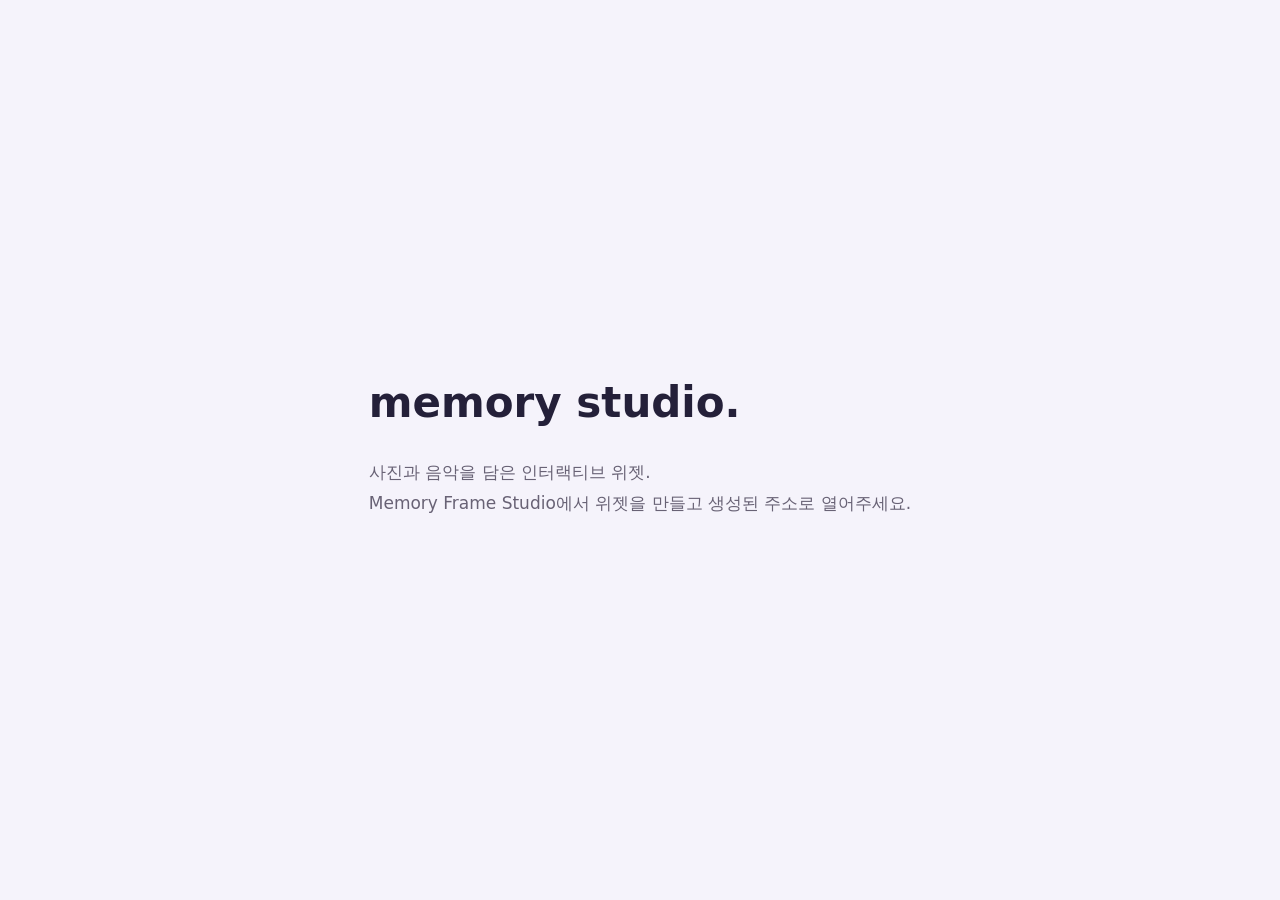
<file: index.html>
<!doctype html><html lang="ko"><meta charset="utf-8"><meta name="viewport" content="width=device-width, initial-scale=1"><title>Memory Studio Widgets</title><style>body{margin:0;min-height:100vh;display:grid;place-items:center;background:#f5f3fb;color:#242039;font:17px/1.8 system-ui}main{max-width:620px;padding:40px}h1{font-size:42px;margin:0}p{color:#686275}</style><main><h1>memory studio.</h1><p>사진과 음악을 담은 인터랙티브 위젯.<br>Memory Frame Studio에서 위젯을 만들고 생성된 주소로 열어주세요.</p></main></html>
</file>
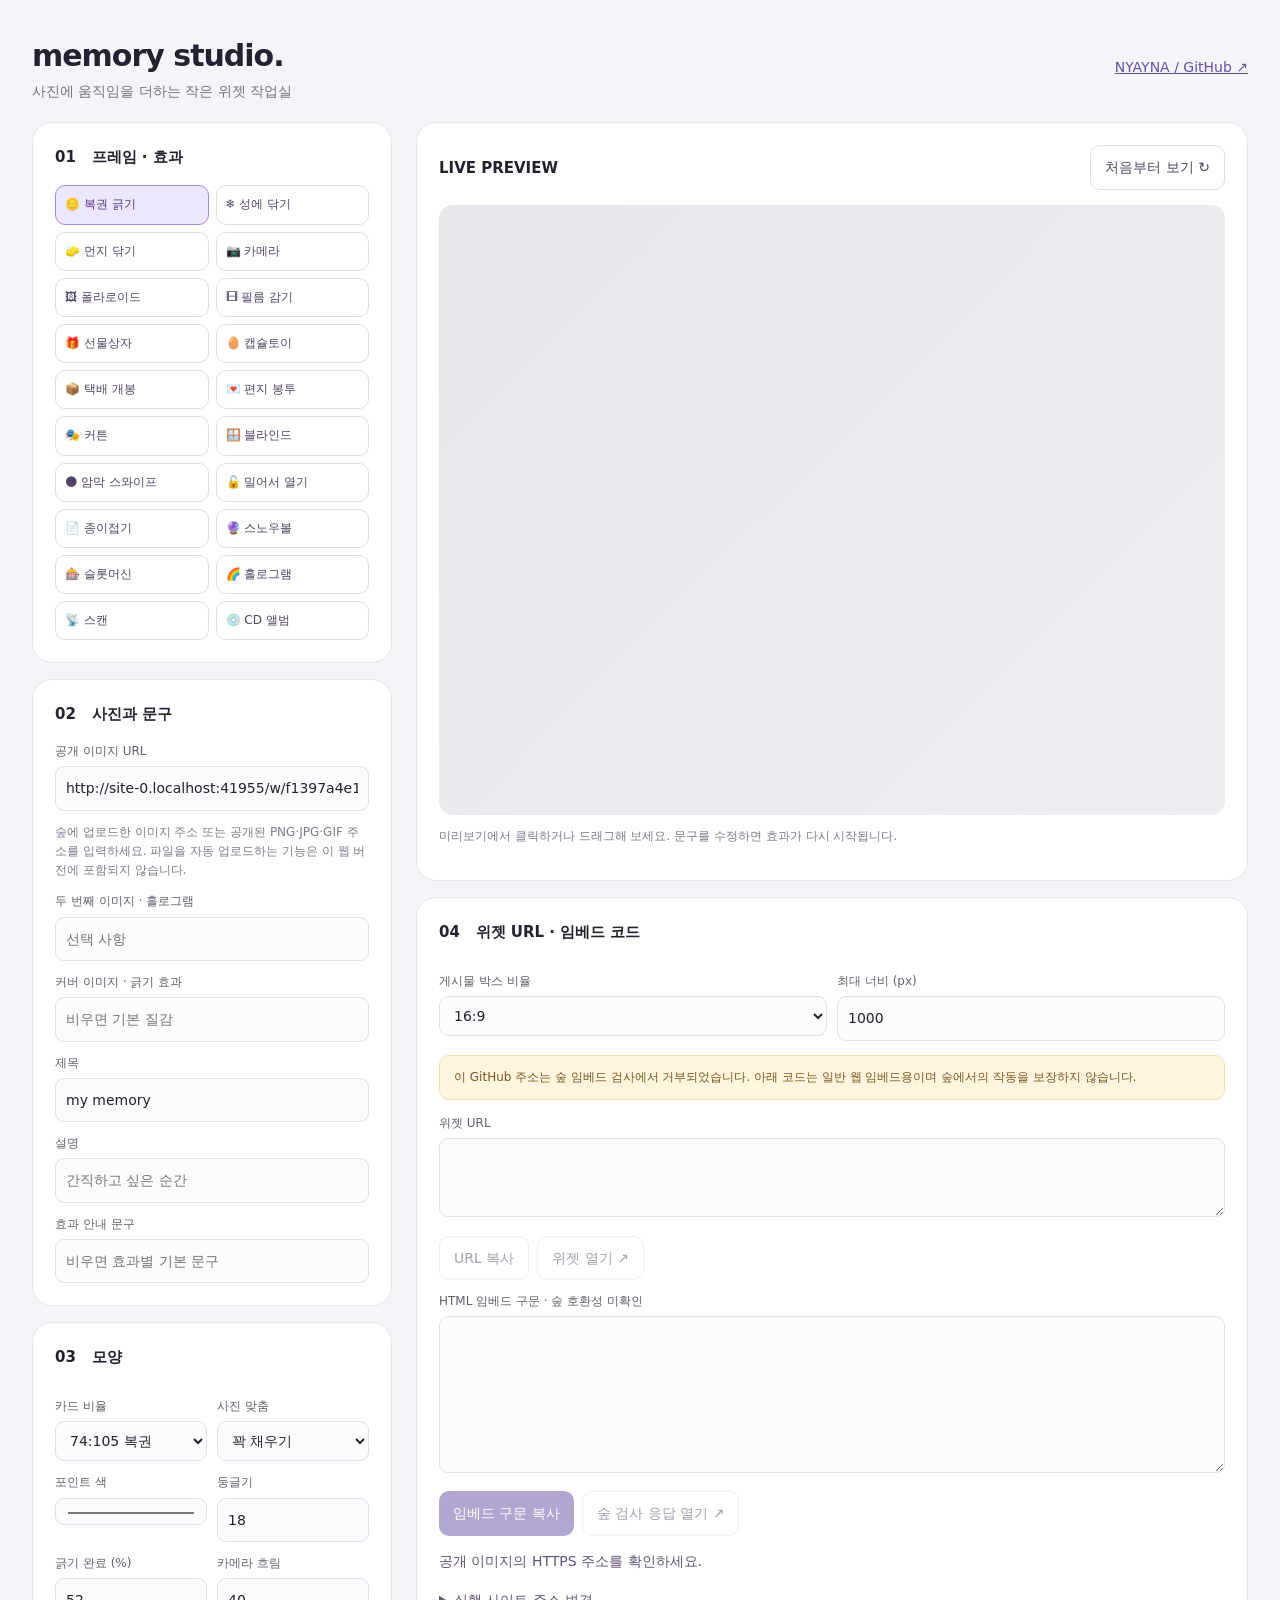
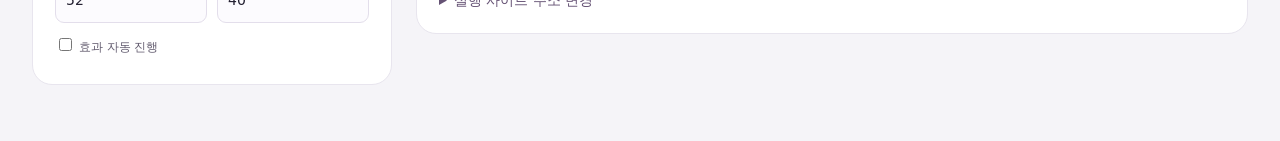
<file: studio/index.html>
<!doctype html>
<html lang="ko"><meta charset="utf-8"><meta name="viewport" content="width=device-width,initial-scale=1"><title>Memory Studio · 위젯 제작기</title>
<style>
*{box-sizing:border-box}body{margin:0;background:#f5f4f8;color:#242132;font:14px/1.6 system-ui,sans-serif}header{max-width:1440px;margin:auto;padding:32px 32px 20px;display:flex;justify-content:space-between;align-items:center}h1{font-size:30px;letter-spacing:-1px;margin:0}header p{margin:0;color:#777180}a{color:#6550a6}main{max-width:1440px;padding:0 32px 40px;margin:auto;display:grid;grid-template-columns:360px 1fr;gap:24px}section{background:white;border:1px solid #e8e5ee;border-radius:20px;padding:22px;margin-bottom:16px}h2{font-size:15px;margin:0 0 16px}label{display:block;color:#645d70;font-size:12px;margin:12px 0 5px}input,select,textarea,button{font:inherit}input,select,textarea{width:100%;border:1px solid #e3deeb;border-radius:9px;padding:10px;background:#fcfbfe;color:#242132}textarea{resize:vertical;font-size:12px;line-height:1.6}button{border:1px solid #e2dceb;border-radius:10px;padding:10px 14px;background:white;color:#534268;cursor:pointer}button:hover{background:#f1edf8}button:disabled{opacity:.5;cursor:default}.primary{background:#6750a5;color:white;border:0}.primary:hover{background:#534085}.effects{display:grid;grid-template-columns:1fr 1fr;gap:7px}.effects button{font-size:12px;text-align:left;padding:9px}.effects button[aria-pressed=true]{background:#ede7fb;border-color:#a68ad9;color:#59388c}.row{display:flex;gap:10px;flex-wrap:wrap}.row>*{flex:1}.preview{background:linear-gradient(135deg,#e8e6ed,#f0edf5);min-height:500px;display:grid;place-items:center;padding:25px;border-radius:14px}.preview iframe{width:100%;height:560px;border:0;background:transparent}.topline{display:flex;justify-content:space-between;align-items:center;margin-bottom:15px}.small{font-size:12px;color:#82798c}.notice{background:#fff5df;color:#795820;border:1px solid #f1dfb5;padding:12px 14px;border-radius:10px;font-size:12px;margin:14px 0}.tools{display:flex;gap:8px;margin-top:12px;flex-wrap:wrap}#status{min-height:25px;color:#645278}input[type=checkbox]{width:auto}details summary{cursor:pointer;color:#655274}@media(max-width:850px){main{display:block;padding:0 16px}header{padding:24px 16px}header p{display:none}.preview{min-height:380px;padding:10px}.preview iframe{height:480px}}
</style>
<header><div><h1>memory studio.</h1><p>사진에 움직임을 더하는 작은 위젯 작업실</p></div><a href="https://github.com/NYAYNA/memory-studio-widgets">NYAYNA / GitHub ↗</a></header>
<main><aside><section><h2>01 &nbsp; 프레임 · 효과</h2><div class="effects" id="effects"></div></section>
<section><h2>02 &nbsp; 사진과 문구</h2><label for="img">공개 이미지 URL</label><input id="img" type="url" placeholder="https://… 사진 주소"><p class="small">숲에 업로드한 이미지 주소 또는 공개된 PNG·JPG·GIF 주소를 입력하세요. 파일을 자동 업로드하는 기능은 이 웹 버전에 포함되지 않습니다.</p>
<label for="img2">두 번째 이미지 · 홀로그램</label><input id="img2" type="url" placeholder="선택 사항"><label for="cover">커버 이미지 · 긁기 효과</label><input id="cover" type="url" placeholder="비우면 기본 질감"><label for="title">제목</label><input id="title" value="my memory"><label for="sub">설명</label><input id="sub" placeholder="간직하고 싶은 순간"><label for="label">효과 안내 문구</label><input id="label" placeholder="비우면 효과별 기본 문구"><div id="music" hidden><label for="yt">유튜브 링크 · CD 앨범</label><input id="yt" placeholder="https://www.youtube.com/watch?v=…"><p class="small">재생 버튼으로 일시정지 / 이어서 재생. 브라우저에 따라 첫 재생은 클릭이 필요합니다.</p></div></section>
<section><h2>03 &nbsp; 모양</h2><div class="row"><div><label for="ratio">카드 비율</label><select id="ratio"><option value="74/105">74:105 복권</option><option value="3/4">3:4 세로</option><option value="2/3">2:3 포토카드</option><option value="1/1">1:1 정사각</option><option value="4/3">4:3 가로</option><option value="16/9">16:9 와이드</option></select></div><div><label for="fit">사진 맞춤</label><select id="fit"><option value="cover">꽉 채우기</option><option value="contain">전체 보이기</option></select></div></div><div class="row"><div><label for="accent">포인트 색</label><input id="accent" type="color" value="#b3a0df"></div><div><label for="radius">둥글기</label><input id="radius" type="number" min="0" max="100" value="18"></div></div><div class="row"><div><label for="pct">긁기 완료 (%)</label><input id="pct" type="number" min="1" max="100" value="52"></div><div><label for="blur">카메라 흐림</label><input id="blur" type="number" min="0" max="100" value="40"></div></div><label><input id="auto" type="checkbox"> 효과 자동 진행</label></section></aside>
<article><section><div class="topline"><h2 style="margin:0">LIVE PREVIEW</h2><button id="replay">처음부터 보기 ↻</button></div><div class="preview"><iframe id="preview" title="프레임 미리보기" allow="autoplay; encrypted-media; accelerometer; gyroscope; picture-in-picture"></iframe></div><p class="small">미리보기에서 클릭하거나 드래그해 보세요. 문구를 수정하면 효과가 다시 시작됩니다.</p></section>
<section><h2>04 &nbsp; 위젯 URL · 임베드 코드</h2><div class="row"><div><label for="box">게시물 박스 비율</label><select id="box"><option value="16/9">16:9</option><option value="4/3">4:3</option><option value="1/1">1:1</option><option value="3/4">3:4</option><option value="2/3">2:3</option></select></div><div><label for="width">최대 너비 (px)</label><input id="width" type="number" min="200" max="2000" value="1000"></div></div>
<div class="notice" id="compatibility">이 GitHub 주소는 숲 임베드 검사에서 거부되었습니다. 아래 코드는 일반 웹 임베드용이며 숲에서의 작동을 보장하지 않습니다.</div>
<label for="url">위젯 URL</label><textarea id="url" rows="3" readonly></textarea><div class="tools"><button id="copyUrl">URL 복사</button><button id="open">위젯 열기 ↗</button></div><label for="embed">HTML 임베드 구문 · 숲 호환성 미확인</label><textarea id="embed" rows="7" readonly></textarea><div class="tools"><button class="primary" id="copyEmbed">임베드 구문 복사</button><button id="check">숲 검사 응답 열기 ↗</button></div><p id="status" role="status" aria-live="polite"></p>
<details><summary>실행 사이트 주소 변경</summary><p class="small">참고 제작기처럼 실행 파일 주소를 지정할 수 있습니다. 같은 URL 파라미터를 지원하는 런타임이 필요합니다. 다른 사람의 고정 위젯 주소를 넣어도 사진이 바뀌는 것은 아닙니다.</p><label for="runtime">19가지 효과 실행 주소</label><input id="runtime" type="url"><label for="albumRuntime">CD 앨범 실행 주소</label><input id="albumRuntime" type="url"></details></section></article></main>
<script src="studio.js"></script></html>
</file>
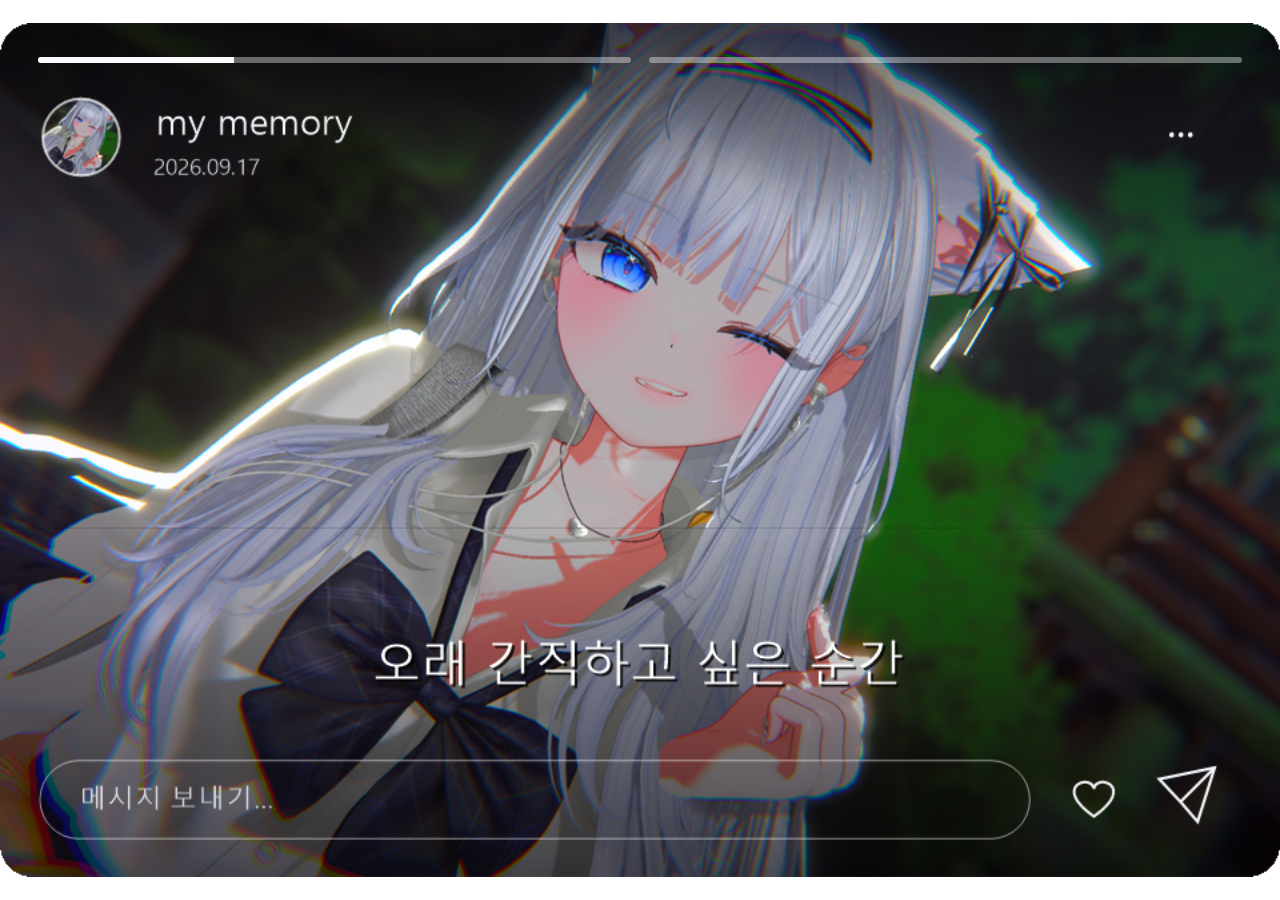
<file: w/c382bfaeff374c7abaa88ccc2fd4523a/index.html>
<!doctype html><html lang="ko"><head><meta charset="utf-8"><meta name="viewport" content="width=device-width,initial-scale=1"><meta name="referrer" content="strict-origin-when-cross-origin"><title>Memory Studio Widget</title><link rel="icon" href="data:image/svg+xml,%3Csvg xmlns='http://www.w3.org/2000/svg' viewBox='0 0 32 32'%3E%3Crect width='32' height='32' rx='8' fill='%236855ae'/%3E%3Ccircle cx='16' cy='16' r='10' fill='%23dad2f2'/%3E%3Ccircle cx='16' cy='16' r='3' fill='%236855ae'/%3E%3C/svg%3E"><link rel="stylesheet" href="player.css"></head><body><main id="stage"><div id="art"><img id="base" alt="사진 프레임"><img id="disc" alt="CD" hidden><img id="sleeve" alt="" hidden><button id="play" aria-label="재생" hidden>▶</button><div id="bars" hidden></div></div><iframe id="effect" title="사진 효과" hidden></iframe><div id="video" hidden><div id="youtube"></div><p id="message" role="status"></p></div><p id="error" role="alert" hidden></p></main><script src="player.js"></script></body></html>
</file>
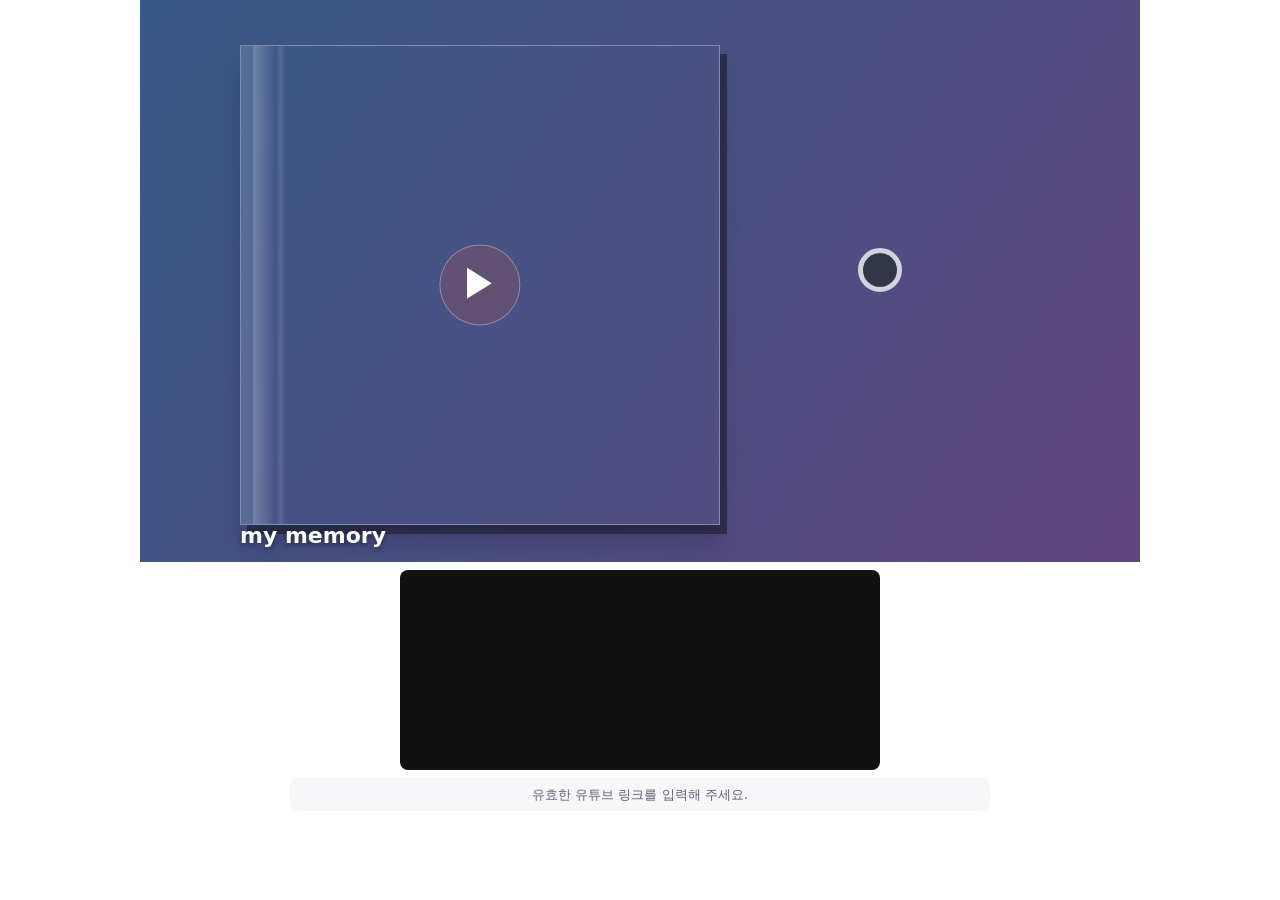
<file: studio/album.html>
<!doctype html><html lang="ko"><head><meta charset="utf-8"><meta name="viewport" content="width=device-width,initial-scale=1"><meta name="referrer" content="strict-origin-when-cross-origin"><title>Memory Studio · CD 앨범</title><link rel="icon" href="data:image/svg+xml,%3Csvg xmlns='http://www.w3.org/2000/svg' viewBox='0 0 32 32'%3E%3Crect width='32' height='32' rx='8' fill='%235343b2'/%3E%3Ccircle cx='16' cy='16' r='10' fill='%23dcd4f6'/%3E%3Ccircle cx='16' cy='16' r='3' fill='%235343b2'/%3E%3C/svg%3E"><style>
*{box-sizing:border-box}html,body{margin:0;width:100%;min-height:100%;font:15px system-ui,sans-serif;background:transparent;color:#fff}.album{position:relative;max-width:1000px;margin:auto;aspect-ratio:1.78;background:linear-gradient(125deg,#385989,#5f467e);overflow:hidden}.disc{position:absolute;width:44%;aspect-ratio:1;right:6%;top:13%;border-radius:50%;object-fit:cover;border:3px solid #191a23;box-shadow:0 12px 30px #16132055;animation:spin 12s linear infinite;animation-play-state:paused}.hub{position:absolute;right:26%;top:48%;width:4.4%;aspect-ratio:1;background:#333744;border:5px solid #d0d2e0;border-radius:50%;transform:translate(50%,-50%)}.sleeve{position:absolute;left:10%;top:8%;width:48%;aspect-ratio:1;box-shadow:7px 9px 0 #15132288,0 20px 28px #14152640;border:1px solid #bec9e777;overflow:hidden}.sleeve>img{width:100%;height:100%;object-fit:cover}.sleeve:after{content:'';position:absolute;inset:0;pointer-events:none;background:linear-gradient(90deg,#ffffff45,transparent 5%,#ffffff20 6%,transparent 7%);border-left:12px solid #b9c8dd30}.play{position:absolute;z-index:2;left:50%;top:50%;transform:translate(-50%,-50%);width:17%;aspect-ratio:1;border-radius:50%;border:1px solid #ffffff55;background:#6e546eaf;color:white;font-size:clamp(16px,3vw,38px);cursor:pointer}.caption{position:absolute;left:10%;bottom:2%;width:76%;white-space:pre-wrap;text-shadow:0 2px 5px #0006}.caption strong{font-size:clamp(14px,2vw,22px)}.caption p{margin:3px 0;font-size:clamp(12px,1.5vw,17px)}.player-wrap{width:min(100%,480px);min-width:200px;min-height:200px;margin:8px auto;background:#111;border-radius:8px;overflow:hidden}.player-wrap iframe{display:block;width:100%;height:270px;min-height:200px;border:0}#message{max-width:700px;margin:8px auto;text-align:center;font:13px/1.5 system-ui;color:#606176;background:#f7f7fa;padding:7px 12px;border-radius:8px}.native .album{display:none}.native .player-wrap{margin:0;width:100%;border-radius:0}.native .player-wrap iframe{height:210px}.native #message{margin:0;border-radius:0}.portrait .album{aspect-ratio:2/3;max-width:660px}.portrait .sleeve{left:10%;width:70%;top:7%}.portrait .disc{width:52%;right:8%;top:43%}.portrait .hub{right:31.6%;top:60%;width:6%}.portrait .caption{bottom:5%}@keyframes spin{to{transform:rotate(360deg)}}button:focus-visible{outline:3px solid #ffe089}
</style></head><body><main id="album" class="album"><img id="disc" class="disc" alt="회전하는 CD"><span class="hub"></span><div class="sleeve"><img id="cover" alt="앨범 커버"><button id="toggle" class="play" aria-label="재생">▶</button></div><div class="caption"><strong id="title"></strong><p id="caption"></p></div></main><div class="player-wrap"><div id="player"></div></div><p id="message">유튜브 링크를 연결하면 음악을 재생할 수 있습니다.</p><script>
'use strict';const q=new URLSearchParams(location.search),native=q.get('native')==='1';if(native)document.body.classList.add('native');if(q.get('portrait')==='1')document.body.classList.add('portrait');
const safeImage=v=>{try{const u=new URL(v);return u.protocol==='https:'?u.href:''}catch{return ''}},img=safeImage(q.get('img'));for(const id of ['cover','disc']){const el=document.getElementById(id);if(img)el.src=img;else el.style.visibility='hidden'}document.getElementById('title').textContent=q.get('title')||'my memory';document.getElementById('caption').textContent=q.get('sub')||'';
function videoId(value){if(/^[a-zA-Z0-9_-]{11}$/.test(value||''))return value;try{const u=new URL(value);let id='';if(u.hostname==='youtu.be')id=u.pathname.slice(1).split('/')[0];else if(['youtube.com','www.youtube.com','m.youtube.com','www.youtube-nocookie.com'].includes(u.hostname))id=u.searchParams.get('v')||u.pathname.split('/').filter(Boolean).pop();return /^[a-zA-Z0-9_-]{11}$/.test(id)?id:''}catch{return ''}}
const id=videoId(q.get('yt'));let player,playing=false;const msg=document.getElementById('message'),toggle=document.getElementById('toggle');function send(value){if(window.chrome&&window.chrome.webview)window.chrome.webview.postMessage(value)}function state(play){playing=play;document.getElementById('disc').style.animationPlayState=play?'running':'paused';toggle.textContent=play?'Ⅱ':'▶';toggle.setAttribute('aria-label',play?'일시정지':'재생');send(play?'playing':'paused')}
window.togglePlayback=function(){if(!player||typeof player.getPlayerState!=='function'){msg.textContent='플레이어를 불러오는 중입니다.';return}if(player.getPlayerState()===1)player.pauseVideo();else player.playVideo()};window.pausePlayback=function(){if(player&&player.pauseVideo)player.pauseVideo()};toggle.addEventListener('click',window.togglePlayback);
window.onYouTubeIframeAPIReady=function(){if(!id)return;player=new YT.Player('player',{height:'270',width:'480',videoId:id,playerVars:{autoplay:1,playsinline:1,controls:1,origin:location.origin,rel:0},events:{onReady:e=>{msg.textContent='자동재생이 시작되지 않으면 재생 버튼을 눌러 주세요.';e.target.playVideo();send('ready')},onStateChange:e=>{state(e.data===1);if(e.data===1)msg.textContent='재생 중 · 앨범 버튼으로 일시정지 / 이어서 재생';else if(e.data===2)msg.textContent='일시정지 · 재생 버튼을 누르면 이어서 재생됩니다.';else if(e.data===0)msg.textContent='재생이 끝났습니다. 재생 버튼으로 다시 시작하세요.'},onAutoplayBlocked:()=>{state(false);msg.textContent='자동재생이 차단되었습니다. 유튜브 플레이어의 재생 버튼을 눌러 주세요.';send('blocked')},onError:e=>{state(false);msg.textContent='유튜브 재생 오류 ('+e.data+'). 비공개·연령 제한·외부 재생 제한 여부를 확인해 주세요.';send('error:'+e.data)}}})};if(id){const script=document.createElement('script');script.src='https://www.youtube.com/iframe_api';script.onerror=()=>{msg.textContent='유튜브에 연결하지 못했습니다. 인터넷 연결을 확인해 주세요.';send('error:network')};document.head.appendChild(script)}else{msg.textContent='유효한 유튜브 링크를 입력해 주세요.';send('error:invalid')}
</script></body></html>
</file>
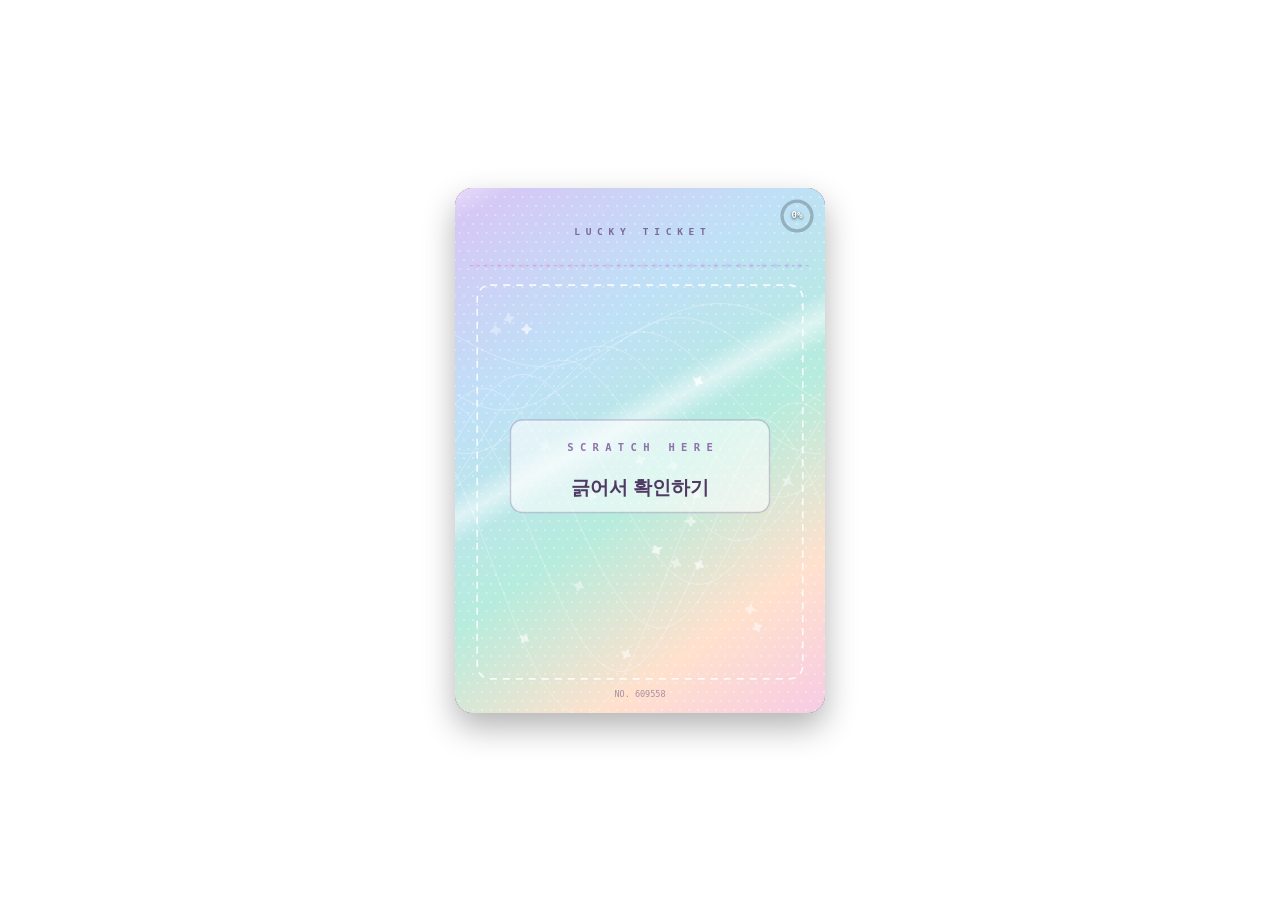
<file: studio/effects.html>
<!DOCTYPE html>
<html lang="ko">
<head>
<meta charset="UTF-8">
<meta name="viewport" content="width=device-width,initial-scale=1">
<title>widget</title>
<style>
/* ══════════════════════════════════════════════════════════════
   REVEAL RUNTIME v3
   규칙 1. 효과 전용 CSS 선택자는 FX 키와 글자 그대로 같을 것 (.cam ≠ .camera)
   규칙 2. 사진(.prize)은 z-index 1. 덮개는 10 이상, 사진 위로 올릴 것.
           (스캔이 z-index 11 검은판에 가려 안 보이는 사고 있었음)
   ══════════════════════════════════════════════════════════════ */
html,body{height:100%;margin:0;padding:0;overflow:hidden;background:transparent}
body{display:flex;align-items:center;justify-content:center;
  -webkit-tap-highlight-color:transparent;
  font-family:"Pretendard","Apple SD Gothic Neo","Noto Sans KR",-apple-system,system-ui,sans-serif}
.mk-off *{animation-play-state:paused!important}

.card{position:relative;overflow:hidden;border-radius:var(--radius,18px);
  width:min(var(--w,370px),92vw,calc(94vh*var(--ar,.7048)));
  aspect-ratio:var(--arr,74/105);
  box-shadow:0 14px 32px rgba(0,0,0,.3);cursor:pointer;outline:none;
  background:#0b0a0e;user-select:none;touch-action:none;perspective:1000px}
.card:focus-visible{outline:3px solid #ffd66b;outline-offset:4px}
.prize{position:absolute;inset:0;width:100%;height:100%;z-index:1;display:block;
  object-fit:var(--fit,cover);pointer-events:none}
.spark{position:absolute;z-index:60;pointer-events:none;will-change:transform,opacity}

.cap{position:absolute;left:0;right:0;bottom:0;z-index:40;padding:40px 16px 14px;
  background:linear-gradient(transparent,rgba(6,5,9,.85));color:#f4f0f6;
  opacity:0;transform:translateY(10px);pointer-events:none;
  transition:opacity .6s ease .45s,transform .7s cubic-bezier(.16,.84,.32,1) .45s}
.done .cap{opacity:1;transform:none}
.cap h1{margin:0;font-size:17px;font-weight:700;line-height:1.35}
.cap p{margin:4px 0 0;font-size:12.5px;color:#cfc7d8}

.hint{position:absolute;left:50%;bottom:14px;transform:translateX(-50%);z-index:45;
  padding:7px 14px;border-radius:999px;font-size:11.5px;letter-spacing:.04em;color:#f0eaf4;
  background:rgba(10,9,14,.55);backdrop-filter:blur(6px);border:1px solid rgba(255,255,255,.18);
  pointer-events:none;transition:opacity .3s;white-space:nowrap}
.hint.mid{bottom:auto;top:50%;transform:translate(-50%,-50%)}
.done .hint,.busy .hint,.dragging .hint{opacity:0}

/* ─────────── 닦아내기 3종 공용 ─────────── */
#cv{position:absolute;inset:0;width:100%;height:100%;z-index:20;
  touch-action:none;transition:opacity .85s ease;will-change:opacity}
.done #cv{opacity:0;pointer-events:none}
.wipe .prize{filter:var(--pre,none);transition:filter 1.1s ease}
.wipe.done .prize{filter:none}
/* 진행률 링 */
.wipe .prog{position:absolute;right:11px;top:11px;z-index:32;width:34px;height:34px;
  transition:opacity .45s ease}
.wipe .prog svg{width:100%;height:100%;transform:rotate(-90deg);display:block}
.wipe .prog circle{fill:none;stroke-width:3.2}
.wipe .prog .bgc{stroke:rgba(0,0,0,.22)}
.wipe .prog .fgc{stroke:var(--accent);stroke-linecap:round;
  stroke-dasharray:88;stroke-dashoffset:88;transition:stroke-dashoffset .18s linear;
  filter:drop-shadow(0 0 4px rgba(255,127,156,.6))}
.wipe .prog b{position:absolute;inset:0;display:grid;place-items:center;
  font:700 9px/1 ui-monospace,monospace;color:#fff;text-shadow:0 1px 3px rgba(0,0,0,.8)}
.wipe.done .prog{opacity:0}
/* 부스러기 */
.wipe .crumb{position:absolute;z-index:31;pointer-events:none;border-radius:1.5px;
  will-change:transform,opacity}
/* ─────────── camera ─────────── */
.camera{background:#07070a}
/* 렌즈 상: 초점 헌팅 → 잠금 → 개방 */
.camera .prize{transform:scale(1.2);
  filter:blur(var(--blur,40px)) saturate(.34) brightness(.62) contrast(.92);
  transition:filter 1.25s cubic-bezier(.16,.84,.32,1),transform 1.4s cubic-bezier(.16,.84,.32,1);
  animation:hunt 3.4s ease-in-out infinite}
@keyframes hunt{0%,100%{filter:blur(var(--blur,40px)) saturate(.34) brightness(.62) contrast(.92)}
  44%{filter:blur(calc(var(--blur,40px)*.64)) saturate(.44) brightness(.72) contrast(.96)}}
.camera.busy .prize{animation:none;transition:filter .42s ease,transform .42s ease;
  transform:scale(1.15);filter:blur(calc(var(--blur,40px)*.34)) saturate(.5) brightness(.78)}
.camera.done .prize{animation:none;transform:scale(1);
  filter:blur(0) saturate(1.06) brightness(1.02) contrast(1.02)}

/* 렌즈 보케 — 흐릴 때만 떠다니는 빛망울 */
.camera .bokeh{position:absolute;inset:0;z-index:2;pointer-events:none;
  transition:opacity .8s ease}
.camera .bokeh i{position:absolute;border-radius:50%;
  background:radial-gradient(circle at 38% 34%,rgba(255,255,255,.34),rgba(255,225,240,.1) 60%,transparent 74%);
  animation:float var(--d,7s) ease-in-out infinite alternate}
@keyframes float{to{transform:translate(var(--tx,14px),var(--ty,-18px)) scale(1.14)}}
.camera.done .bokeh{opacity:0}

/* 뷰파인더 HUD */
.camera .hud{position:absolute;inset:0;z-index:12;pointer-events:none;
  font:600 9px/1 ui-monospace,SFMono-Regular,Menlo,monospace;letter-spacing:.16em;
  color:rgba(255,255,255,.82);text-shadow:0 1px 3px rgba(0,0,0,.7);
  transition:opacity .5s ease}
.camera.done .hud{opacity:0}
.camera .hud .tl{position:absolute;left:7%;top:5.5%;display:flex;align-items:center;gap:5px}
.camera .hud .tr{position:absolute;right:7%;top:5.5%}
.camera .hud .bl{position:absolute;left:7%;bottom:5.5%}
.camera .hud .brr{position:absolute;right:7%;bottom:5.5%}
.camera .hud .rec{width:6px;height:6px;border-radius:50%;background:#ff4d5e;
  box-shadow:0 0 7px #ff4d5e;animation:blink 1.5s steps(1) infinite}
@keyframes blink{50%{opacity:.2}}
.camera .hud .bat{display:inline-block;width:16px;height:8px;border:1px solid rgba(255,255,255,.7);
  border-radius:2px;position:relative;vertical-align:-1px;margin-left:5px}
.camera .hud .bat::before{content:"";position:absolute;left:1px;top:1px;bottom:1px;width:64%;
  background:rgba(255,255,255,.8);border-radius:1px}
.camera .hud .bat::after{content:"";position:absolute;right:-3px;top:2px;bottom:2px;width:2px;
  background:rgba(255,255,255,.7);border-radius:0 1px 1px 0}

/* 구도 그리드 */
.grid{position:absolute;inset:0;z-index:11;opacity:.4;transition:opacity .45s;pointer-events:none}
.grid i{position:absolute;background:rgba(255,255,255,.26)}
.grid i:nth-child(1){left:33.33%;top:0;bottom:0;width:1px}
.grid i:nth-child(2){left:66.66%;top:0;bottom:0;width:1px}
.grid i:nth-child(3){top:33.33%;left:0;right:0;height:1px}
.grid i:nth-child(4){top:66.66%;left:0;right:0;height:1px}
.done .grid{opacity:0}

/* AF 프레임 — 크게 떠다니다 중앙으로 수축하며 잠김 */
.fc{position:absolute;left:50%;top:46%;width:58%;aspect-ratio:1/1;z-index:13;pointer-events:none;
  transform:translate(-50%,-50%);
  transition:transform .5s cubic-bezier(.3,1.3,.4,1),width .5s cubic-bezier(.3,1.3,.4,1),opacity .4s;
  animation:afdrift 3.4s ease-in-out infinite}
@keyframes afdrift{0%,100%{transform:translate(-50%,-50%)}
  35%{transform:translate(-56%,-53%)}70%{transform:translate(-45%,-47%)}}
.fc b{position:absolute;width:20%;height:20%;border:2px solid rgba(255,255,255,.75);
  transition:border-color .3s}
.fc b:nth-child(1){left:0;top:0;border-right:0;border-bottom:0;border-radius:3px 0 0 0}
.fc b:nth-child(2){right:0;top:0;border-left:0;border-bottom:0;border-radius:0 3px 0 0}
.fc b:nth-child(3){left:0;bottom:0;border-right:0;border-top:0;border-radius:0 0 0 3px}
.fc b:nth-child(4){right:0;bottom:0;border-left:0;border-top:0;border-radius:0 0 3px 0}
.camera.busy .fc{animation:none;width:36%;transform:translate(-50%,-50%) scale(1)}
.camera.busy .fc b{border-color:var(--accent);box-shadow:0 0 9px rgba(255,127,156,.65)}
.camera.lock .fc{animation:lockpulse .34s ease-out}
@keyframes lockpulse{0%{transform:translate(-50%,-50%) scale(1.14)}
  100%{transform:translate(-50%,-50%) scale(1)}}
.done .fc{opacity:0}
/* 초점 잠금 표시 */
.camera .afok{position:absolute;left:50%;top:46%;z-index:14;transform:translate(-50%,152%);
  font:700 9px/1 ui-monospace,monospace;letter-spacing:.18em;color:var(--accent);
  opacity:0;transition:opacity .2s;text-shadow:0 0 8px rgba(255,127,156,.7)}
.camera.lock .afok{opacity:1}
.done .afok{opacity:0!important}

/* 셔터 블레이드 — 위아래 + 좌우 4장 */
.blade{position:absolute;background:#05050880;z-index:22;backdrop-filter:blur(2px)}
.blade.t{left:0;right:0;top:0;height:52%;transform:translateY(-101%)}
.blade.b{left:0;right:0;bottom:0;height:52%;transform:translateY(101%)}
.blade.l{top:0;bottom:0;left:0;width:52%;transform:translateX(-101%)}
.blade.r{top:0;bottom:0;right:0;width:52%;transform:translateX(101%)}
.snap .blade.t{animation:bt .3s cubic-bezier(.3,0,.3,1)}
.snap .blade.b{animation:bb .3s cubic-bezier(.3,0,.3,1)}
.snap .blade.l{animation:bl .3s cubic-bezier(.3,0,.3,1) .03s}
.snap .blade.r{animation:br2 .3s cubic-bezier(.3,0,.3,1) .03s}
@keyframes bt{0%,100%{transform:translateY(-101%)}46%{transform:translateY(0)}}
@keyframes bb{0%,100%{transform:translateY(101%)}46%{transform:translateY(0)}}
@keyframes bl{0%,100%{transform:translateX(-101%)}46%{transform:translateX(0)}}
@keyframes br2{0%,100%{transform:translateX(101%)}46%{transform:translateX(0)}}

/* 플래시 — 화이트아웃 + 대각 스윕 + 렌즈 플레어 */
.pop{position:absolute;inset:0;z-index:24;background:#fff;opacity:0;pointer-events:none}
.snap .pop{animation:pp .34s ease-out .1s}
@keyframes pp{0%,100%{opacity:0}16%{opacity:.97}}
.sweep{position:absolute;inset:-25% -60%;z-index:25;opacity:0;pointer-events:none;
  background:linear-gradient(102deg,transparent 34%,rgba(255,255,255,.98) 48%,
    rgba(255,235,245,.72) 55%,transparent 68%)}
.snap .sweep{animation:sw .66s cubic-bezier(.3,.02,.2,1) .16s}
@keyframes sw{0%{opacity:0;transform:translateX(-72%)}18%{opacity:1}100%{opacity:0;transform:translateX(72%)}}
.flare{position:absolute;inset:0;z-index:26;opacity:0;pointer-events:none;mix-blend-mode:screen;
  background:
    radial-gradient(circle at 30% 32%,rgba(255,235,190,.75),transparent 16%),
    radial-gradient(circle at 52% 48%,rgba(190,235,255,.55),transparent 11%),
    radial-gradient(circle at 70% 64%,rgba(255,190,220,.6),transparent 14%)}
.snap .flare{animation:fl .78s ease-out .16s}
@keyframes fl{0%,100%{opacity:0;transform:scale(.85)}26%{opacity:1}100%{transform:scale(1.25)}}

/* 노출 프레임 — 촬영 직후 사진이 자리잡는 느낌 */
.camera.done .frameFlash{animation:frameIn .6s cubic-bezier(.3,1.2,.4,1)}
.frameFlash{position:absolute;inset:0;z-index:27;pointer-events:none;border-radius:inherit;
  box-shadow:0 0 0 0 rgba(255,255,255,0) inset}
@keyframes frameIn{0%{box-shadow:0 0 0 5px rgba(255,255,255,.75) inset}
  100%{box-shadow:0 0 0 0 rgba(255,255,255,0) inset}}

/* 셔터 버튼 — 흰 링 하나 + 흰 원 하나. box-shadow 로 간격을 고정해 어긋남 없음 */
.shut{position:absolute;left:50%;bottom:15px;transform:translateX(-50%);z-index:46;
  width:42px;height:42px;border:0;border-radius:50%;cursor:pointer;padding:0;
  background:#fff;
  box-shadow:0 0 0 3px rgba(0,0,0,.18),0 0 0 6px #fff,0 4px 14px -2px rgba(0,0,0,.6);
  transition:transform .16s ease,opacity .4s ease,background .3s ease}
.shut:active{transform:translateX(-50%) scale(.9)}
.camera.busy .shut{background:#ffd8e2}
.done .shut{opacity:0;pointer-events:none}
.shut:focus-visible{outline:2px solid #fff;outline-offset:8px}

/* ─────────── polaroid ─────────── */
.polaroid{background:linear-gradient(165deg,#1d1826,#0e0c14)}
/* 카메라 상단부 — 배출구 */
.polaroid .body3{position:absolute;left:0;right:0;top:0;height:13%;z-index:24;
  background:linear-gradient(#2b2536,#191424 62%,#0d0a13);
  border-radius:var(--radius,18px) var(--radius,18px) 4px 4px;
  box-shadow:0 6px 18px rgba(0,0,0,.75);transition:opacity .6s ease .5s}
.polaroid .body3::after{content:"";position:absolute;left:8%;right:8%;bottom:5px;height:5px;
  border-radius:3px;background:#000;box-shadow:0 1px 0 rgba(255,255,255,.12)}
.polaroid .body3 i{position:absolute;left:9%;top:32%;width:7px;height:7px;border-radius:50%;
  background:#ff5f74;box-shadow:0 0 8px #ff5f74;animation:blink 1.6s steps(1) infinite}
.polaroid .body3 b{position:absolute;right:9%;top:28%;font:600 8.5px/1 ui-monospace,monospace;
  letter-spacing:.16em;color:#7d7492}
.polaroid.done .body3{opacity:0}
/* 인화지 */
.polaroid .frame{position:absolute;left:5%;right:5%;top:11%;z-index:14;
  background:linear-gradient(#fffefb,#f1ede3);padding:5% 5% 15%;border-radius:3px;
  box-shadow:0 16px 34px rgba(0,0,0,.62),0 1px 0 rgba(255,255,255,.7) inset;
  transform:translateY(-112%) rotate(0deg);
  animation:eject 1.25s cubic-bezier(.24,.9,.3,1) .3s forwards}
@keyframes eject{60%{transform:translateY(4%) rotate(-1.4deg)}
  100%{transform:translateY(0) rotate(-.7deg)}}
.polaroid .win{position:relative;width:100%;aspect-ratio:1/1.1;overflow:hidden;background:#1b1e26;
  box-shadow:0 1px 6px rgba(0,0,0,.45) inset}
.polaroid .win img{width:100%;height:100%;object-fit:cover;display:block;
  filter:brightness(.18) contrast(.3) sepia(.8) blur(5px);transition:filter .5s ease}
/* 현상 얼룩 — 흔들수록 옅어짐 */
.polaroid .win::after{content:"";position:absolute;inset:0;pointer-events:none;
  background:radial-gradient(60% 45% at 28% 32%,rgba(120,96,64,.5),transparent 70%),
    radial-gradient(50% 40% at 74% 68%,rgba(88,72,52,.45),transparent 72%);
  opacity:var(--devo,1);transition:opacity .3s linear}
.polaroid .memo{margin-top:6.5%;text-align:center;font-size:13px;color:#5b5361;letter-spacing:.01em}
/* 흔들기 게이지 */
.polaroid .shk{position:absolute;left:50%;bottom:5.5%;transform:translateX(-50%);z-index:34;
  display:flex;align-items:center;gap:7px;padding:6px 12px;border-radius:99px;
  background:rgba(10,9,14,.55);backdrop-filter:blur(6px);border:1px solid rgba(255,255,255,.16);
  transition:opacity .4s}
.polaroid .shk span{font-size:11px;color:#e4dcec;white-space:nowrap}
.polaroid .shk u{display:block;width:64px;height:4px;border-radius:99px;
  background:rgba(255,255,255,.2);overflow:hidden}
.polaroid .shk u i{display:block;height:100%;width:0;background:var(--accent);border-radius:99px;
  transition:width .12s linear}
.polaroid.done .shk{opacity:0}
.polaroid.shaking .frame{animation:eject 1.25s cubic-bezier(.24,.9,.3,1) .3s forwards,
  wob .32s ease-in-out infinite}
@keyframes wob{0%,100%{margin-left:0}25%{margin-left:-4px}75%{margin-left:4px}}

/* ─────────── film ─────────── */
.film{background:#08070b}
.film .gate{position:absolute;top:9%;bottom:9%;left:0;right:0;z-index:12;overflow:hidden}
.film .strip{position:absolute;top:0;bottom:0;left:0;display:flex;will-change:transform}
.film .fr{flex:0 0 var(--fw,100%);height:100%;position:relative;overflow:hidden;
  border-right:3px solid #08070b;background:#16121d}
.film .fr img{width:100%;height:100%;object-fit:cover;display:block}
.film .fr.blank{background:
  radial-gradient(circle at 50% 42%,rgba(255,255,255,.05),transparent 60%),
  repeating-linear-gradient(115deg,rgba(255,255,255,.028) 0 10px,transparent 10px 22px),#171320}
.film .fr.blank::after{content:attr(data-n);position:absolute;left:9px;bottom:8px;
  color:#6c6182;font:600 10px/1 ui-monospace,monospace;letter-spacing:.24em}
/* 필름 베이스 색조 + 광학 사운드트랙 라인 */
.film .gate::after{content:"";position:absolute;inset:0;z-index:3;pointer-events:none;
  background:linear-gradient(90deg,rgba(255,140,60,.09),transparent 12%,transparent 88%,rgba(255,140,60,.09)),
    radial-gradient(120% 80% at 50% 50%,transparent 58%,rgba(0,0,0,.4) 100%);
  transition:opacity .6s ease .3s}
.film.done .gate::after{opacity:0}
.film.busy .gate{animation:gateShake .62s cubic-bezier(.3,.7,.4,1)}
@keyframes gateShake{0%,100%{transform:translateY(0)}
  18%{transform:translateY(-2px)}42%{transform:translateY(2px)}68%{transform:translateY(-1px)}}
.film.busy .strip{filter:blur(1.8px)}
/* 감기 중 셔터 플리커 */
.film .flick{position:absolute;inset:0;z-index:16;background:#000;opacity:0;pointer-events:none}
.film.busy .flick{animation:flick .1s steps(1) 14}
@keyframes flick{0%,60%{opacity:0}61%,100%{opacity:.42}}
.film .perf{position:absolute;left:0;right:0;height:9%;z-index:14;background:#08070b;overflow:hidden}
.film .perf.t{top:0}.film .perf.b{bottom:0}
.film .perf u{position:absolute;left:0;top:50%;display:flex;text-decoration:none;
  transform:translateY(-50%);will-change:transform}
.film .perf u i{display:block;width:11px;height:8px;margin-right:13px;border-radius:2px;
  background:#e9e3f0;flex:0 0 auto}
.film .perf.t::after{content:"KODAK 400TX  ▸  SAFETY FILM";position:absolute;left:14px;top:1px;
  color:#4a4159;font:600 6px/1 ui-monospace,monospace;letter-spacing:.2em}
/* 레버 — 링 + 손잡이 */
.film .lever{position:absolute;right:13px;bottom:15%;width:46px;height:46px;z-index:46;
  border-radius:50%;background:radial-gradient(circle at 38% 32%,#3a3247,#1a1624);
  box-shadow:0 0 0 2px #7a7091,0 4px 12px rgba(0,0,0,.6);cursor:pointer;
  transition:transform .9s cubic-bezier(.25,.85,.3,1),opacity .4s}
.film .lever::after{content:"";position:absolute;left:50%;top:5px;width:5px;height:17px;
  margin-left:-2.5px;border-radius:3px;background:var(--accent);
  box-shadow:0 0 7px rgba(255,127,156,.6)}
.film.busy .lever{transform:rotate(1080deg)}
.film.done .lever{opacity:0;pointer-events:none}
.film .counter{position:absolute;right:13px;top:12%;z-index:46;color:#a094bd;
  font:700 11px/1 ui-monospace,monospace;letter-spacing:.16em;
  padding:4px 8px;border-radius:5px;background:rgba(10,8,14,.6);
  border:1px solid rgba(255,255,255,.12);transition:opacity .4s}
.film.done .counter{opacity:0}
.film.done .gate{top:0;bottom:0;transition:top .65s ease .3s,bottom .65s ease .3s}
.film.done .perf{opacity:0;transition:opacity .5s .3s}

/* ─────────── gift ─────────── */
.gift{background:linear-gradient(165deg,#221a28,#120e18)}
.gift .bg2{position:absolute;inset:0;z-index:13;
  background:linear-gradient(165deg,#221a28,#120e18);transition:opacity .55s ease .3s}
.gift.done .bg2{opacity:0}
/* 바닥 그림자 */
.gift .shd{position:absolute;left:12%;right:12%;bottom:2%;height:5%;z-index:13;
  border-radius:50%;background:radial-gradient(ellipse,rgba(0,0,0,.6),transparent 70%);
  transition:opacity .5s}
.gift.done .shd{opacity:0}
.gift .base{position:absolute;left:4%;right:4%;top:30%;bottom:5%;z-index:14;overflow:hidden;
  border-radius:3px 3px 7px 7px;
  background:linear-gradient(100deg,#b8637f 0 7%,#e79ab2 14%,#f0aec3 46%,#dd8ea8 78%,#b8637f);
  box-shadow:0 12px 26px rgba(0,0,0,.55);
  transition:transform .85s cubic-bezier(.5,0,.6,1) .14s,opacity .6s ease .3s}
/* 포장지 격자 무늬 */
.gift .base::after,.gift .lid::after{content:"";position:absolute;inset:0;
  background:repeating-linear-gradient(45deg,rgba(255,255,255,.09) 0 1px,transparent 1px 11px),
    repeating-linear-gradient(-45deg,rgba(255,255,255,.06) 0 1px,transparent 1px 11px)}
.gift .base::before{content:"";position:absolute;left:0;right:0;top:0;height:11px;z-index:2;
  background:linear-gradient(rgba(0,0,0,.5),transparent)}
.gift .base .rv{position:absolute;left:42%;width:16%;top:0;bottom:0;z-index:3;
  background:linear-gradient(90deg,#c99722,#fff6d4 30%,#ffe08a 56%,#c99722);
  box-shadow:0 0 8px rgba(0,0,0,.2)}
.gift .lid{position:absolute;left:0;right:0;top:5%;height:27%;z-index:18;
  border-radius:5px;transform-origin:50% 100%;
  background:linear-gradient(100deg,#c9758f 0 6%,#fbd2df 13%,#f7c4d3 48%,#e6a3b9 80%,#c9758f);
  box-shadow:0 10px 20px rgba(0,0,0,.5),0 2px 0 rgba(255,255,255,.6) inset;
  transition:transform .9s cubic-bezier(.35,1.3,.5,1),opacity .55s ease .3s}
.gift .lid b{position:absolute;left:0;right:0;bottom:0;height:24%;
  background:linear-gradient(transparent,rgba(120,50,75,.4))}
.gift .lid .rv{position:absolute;left:42%;width:16%;top:0;bottom:0;z-index:3;
  background:linear-gradient(90deg,#c99722,#fff6d4 30%,#ffe08a 56%,#c99722)}
.gift .lid .rh{position:absolute;left:0;right:0;top:34%;height:30%;z-index:3;
  background:linear-gradient(#fff6d4,#ffe08a 55%,#c99722)}
/* 선물 태그 */
.gift .tag2{position:absolute;right:9%;top:36%;width:20%;aspect-ratio:1/1.35;z-index:19;
  background:linear-gradient(160deg,#fdf6e6,#e9dcc2);border-radius:3px;
  transform:rotate(9deg);box-shadow:0 4px 10px rgba(0,0,0,.4);
  transition:transform .6s,opacity .5s}
.gift .tag2::before{content:"";position:absolute;left:50%;top:9%;width:5px;height:5px;
  margin-left:-2.5px;border-radius:50%;background:#b9a887}
.gift .tag2::after{content:"To. ♡";position:absolute;left:0;right:0;top:42%;text-align:center;
  font-size:10px;color:#8b7a5e}
.gift.done .tag2{transform:rotate(38deg) translate(30px,60px);opacity:0}
.gift .bow{position:absolute;left:50%;top:27%;width:46%;aspect-ratio:1/.66;z-index:22;
  transform:translate(-50%,-50%);cursor:grab;
  transition:transform .5s cubic-bezier(.4,1.4,.5,1)}
.gift .bow svg{width:100%;height:100%;display:block;
  filter:drop-shadow(0 4px 6px rgba(70,44,6,.5))}
.gift.done .lid{transform:translateY(-155%) rotate(-17deg);opacity:0}
.gift.done .base{transform:translateY(135%);opacity:0}

/* ─────────── gacha ─────────── */
.gacha{background:linear-gradient(#20182a,#100c16)}
.gacha .hous{position:absolute;left:4%;right:4%;top:3%;bottom:3%;z-index:12;
  border-radius:14px 14px 10px 10px;
  background:linear-gradient(#fbe4ec 0 50%,#e9536f 50% 100%);
  box-shadow:0 14px 30px rgba(0,0,0,.6),0 2px 0 rgba(255,255,255,.5) inset;
  transition:opacity .55s}
.gacha .hous::after{content:"";position:absolute;left:0;right:0;top:50%;height:6px;
  background:linear-gradient(#b8213c,#8d1730);box-shadow:0 2px 6px rgba(0,0,0,.35)}
.gacha .hous::before{content:"★ GACHA ★";position:absolute;left:0;right:0;top:53%;
  text-align:center;font:800 10px/1 sans-serif;letter-spacing:.22em;color:#ffd9e2;
  text-shadow:0 1px 3px rgba(120,10,35,.7)}
.gacha .dome{position:absolute;left:11%;right:11%;top:7%;height:40%;z-index:14;
  border-radius:50% 50% 10% 10%;
  background:radial-gradient(circle at 32% 25%,rgba(255,255,255,.92),rgba(214,236,250,.42) 44%,rgba(150,186,214,.26));
  border:2px solid rgba(255,255,255,.7);
  box-shadow:0 8px 20px rgba(0,0,0,.2),0 -6px 16px rgba(255,255,255,.4) inset;
  transition:opacity .55s}
.gacha .balls{position:absolute;left:12%;right:12%;top:8%;height:38%;z-index:15;transition:opacity .55s}
.gacha .balls i{position:absolute;width:19%;aspect-ratio:1/1;border-radius:50%;
  box-shadow:inset -3px -4px 8px rgba(0,0,0,.26),inset 3px 4px 7px rgba(255,255,255,.5),
    0 2px 4px rgba(0,0,0,.18)}
.gacha .tray{position:absolute;left:26%;right:26%;bottom:8%;height:13%;z-index:16;
  border-radius:7px 7px 5px 5px;background:linear-gradient(#4d0f1e,#7d1f36);
  box-shadow:0 4px 10px rgba(0,0,0,.5) inset;transition:opacity .5s}
.gacha .tray::after{content:"";position:absolute;left:8%;right:8%;top:-4px;height:5px;
  border-radius:3px;background:rgba(0,0,0,.45)}
.gacha .cap2{position:absolute;left:50%;top:50%;width:34%;aspect-ratio:1/1;z-index:48;
  transform:translate(-50%,-190%) scale(.5);opacity:0;border-radius:50%;
  background:linear-gradient(#fff2f6 0 50%,var(--accent) 50% 100%);
  box-shadow:0 6px 16px rgba(0,0,0,.45),-5px -6px 12px rgba(255,255,255,.55) inset}
.gacha .cap2::after{content:"";position:absolute;left:0;right:0;top:48%;height:4%;
  background:rgba(0,0,0,.16)}
.gacha.busy .cap2{animation:drop .9s cubic-bezier(.35,1.5,.5,1) forwards}
@keyframes drop{0%{transform:translate(-50%,-190%) scale(.5);opacity:0}
  18%{opacity:1}58%{transform:translate(-50%,10%) scale(1)}
  72%{transform:translate(-50%,-16%) scale(1.06)}86%{transform:translate(-50%,4%) scale(1);opacity:1}
  100%{transform:translate(-50%,0) scale(1);opacity:1}}
.gacha .half{position:absolute;left:50%;top:50%;width:34%;height:17%;z-index:49;opacity:0;
  transform:translate(-50%,0)}
.gacha .half.up{border-radius:999px 999px 0 0;background:#fff2f6;margin-top:-17%;
  box-shadow:-4px -5px 10px rgba(255,255,255,.5) inset}
.gacha .half.dn{border-radius:0 0 999px 999px;background:var(--accent);
  box-shadow:4px 5px 10px rgba(0,0,0,.2) inset}
.gacha.done .hous,.gacha.done .dome,.gacha.done .balls,
.gacha.done .knob,.gacha.done .tray,.gacha.done .cap2{opacity:0}
.gacha.done .half.up{animation:splitU 1s cubic-bezier(.25,.9,.3,1) forwards}
.gacha.done .half.dn{animation:splitD 1s cubic-bezier(.25,.9,.3,1) forwards}
@keyframes splitU{0%{opacity:1;transform:translate(-50%,0) rotate(0)}
  62%{opacity:1}100%{opacity:0;transform:translate(-50%,-300%) rotate(-32deg)}}
@keyframes splitD{0%{opacity:1;transform:translate(-50%,0) rotate(0)}
  62%{opacity:1}100%{opacity:0;transform:translate(-50%,300%) rotate(28deg)}}
.gacha .knob{position:absolute;left:50%;top:62%;width:21%;aspect-ratio:1/1;z-index:46;
  transform:translateX(-50%);border-radius:50%;cursor:grab;
  background:radial-gradient(circle at 36% 30%,#fff,#ddd6e6 50%,#9d94b4);
  box-shadow:0 5px 13px rgba(0,0,0,.45),0 0 0 4px rgba(255,255,255,.5);
  transition:transform .8s cubic-bezier(.3,.9,.25,1),opacity .5s}
.gacha .knob::after{content:"";position:absolute;left:50%;top:16%;width:11%;height:68%;
  margin-left:-5.5%;border-radius:99px;background:#463f54}
.gacha.busy .knob{transform:translateX(-50%) rotate(180deg)}

/* ─────────── parcel ─────────── */
.parcel{background:#1a1420}
.parcel .flap{position:absolute;top:0;bottom:0;width:50.4%;z-index:14;transform-origin:var(--o);
  background:linear-gradient(168deg,#e3bd93,#cba271 46%,#b58c5e);
  transition:transform .95s cubic-bezier(.4,1.1,.4,1)}
/* 골판지 결 + 종이 노이즈 */
.parcel .flap::after{content:"";position:absolute;inset:0;
  background:repeating-linear-gradient(90deg,rgba(255,255,255,.055) 0 1px,transparent 1px 7px),
    repeating-linear-gradient(0deg,rgba(120,86,48,.05) 0 2px,transparent 2px 5px)}
.parcel .flap.l{left:0;--o:0% 50%;box-shadow:inset -16px 0 26px rgba(80,52,24,.34)}
.parcel .flap.r{right:0;--o:100% 50%;box-shadow:inset 16px 0 26px rgba(80,52,24,.34)}
.parcel.done .flap.l{transform:rotateY(-112deg)}
.parcel.done .flap.r{transform:rotateY(112deg)}
/* 배송 라벨 */
.parcel .lbl{position:absolute;left:9%;top:12%;width:34%;z-index:15;padding:7px 8px;
  background:#fdfaf2;border-radius:2px;transform:rotate(-2deg);
  box-shadow:0 3px 8px rgba(60,38,14,.3);transition:opacity .4s}
.parcel .lbl b{display:block;font:700 8px/1.5 ui-monospace,monospace;color:#6b5335;
  letter-spacing:.1em}
.parcel .lbl u{display:block;height:14px;margin-top:4px;text-decoration:none;
  background:repeating-linear-gradient(90deg,#2c2118 0 2px,transparent 2px 4px,#2c2118 4px 5px,transparent 5px 8px)}
.parcel .fragile{position:absolute;right:8%;top:14%;z-index:15;
  font:800 9px/1 sans-serif;letter-spacing:.2em;color:#a8412f;
  border:2px solid #a8412f;padding:4px 7px;border-radius:3px;transform:rotate(6deg);
  opacity:.85;transition:opacity .4s}
.parcel.done .lbl,.parcel.done .fragile{opacity:0}
.parcel .tape{position:absolute;left:43%;width:14%;top:0;bottom:0;z-index:16;
  background:linear-gradient(90deg,rgba(226,214,186,.55),rgba(244,236,214,.85),rgba(226,214,186,.55));
  border-left:1px solid rgba(90,66,36,.22);border-right:1px solid rgba(90,66,36,.22);
  box-shadow:0 0 12px rgba(255,255,255,.28);transition:opacity .5s}
.parcel .tape::before{content:"";position:absolute;inset:0;
  background:repeating-linear-gradient(0deg,rgba(255,255,255,.3) 0 1px,transparent 1px 4px)}
.parcel .cut{position:absolute;left:43%;width:14%;top:0;z-index:17;height:0;
  background:linear-gradient(90deg,transparent,rgba(38,24,10,.8) 22% 78%,transparent)}
.parcel .cut::after{content:"";position:absolute;left:0;right:0;bottom:-2px;height:4px;
  background:radial-gradient(ellipse at 50% 0,rgba(255,255,255,.5),transparent 70%)}
.parcel.done .tape,.parcel.done .cut{opacity:0}
.parcel .knife{position:absolute;left:50%;z-index:47;width:30px;height:30px;margin-left:-15px;
  border-radius:6px;background:linear-gradient(140deg,#ff9db4,var(--accent));
  box-shadow:0 4px 12px rgba(0,0,0,.6);transform:translateY(-50%) rotate(45deg);top:3%;
  transition:opacity .4s}
.parcel .knife::after{content:"";position:absolute;left:50%;top:50%;width:52%;height:8%;
  transform:translate(-50%,-50%) rotate(-45deg);background:rgba(255,255,255,.85);border-radius:99px}
.parcel.done .knife{opacity:0}

/* ─────────── envelope ─────────── */
.envelope{background:linear-gradient(165deg,#221a26,#120e16)}
.envelope .env{position:absolute;left:4%;right:4%;top:12%;bottom:12%;z-index:14;
  border-radius:5px;background:linear-gradient(160deg,#fbf3e7,#e6d7c1);
  box-shadow:0 18px 38px rgba(0,0,0,.6);transition:opacity .5s,transform .6s}
/* 항공우편 테두리 */
.envelope .env::after{content:"";position:absolute;inset:0;border-radius:5px;
  border:5px solid transparent;
  background:repeating-linear-gradient(45deg,#c9455e 0 9px,#fff 9px 18px,#3a63a8 18px 27px,#fff 27px 36px) border-box;
  -webkit-mask:linear-gradient(#fff 0 0) padding-box,linear-gradient(#fff 0 0);
  -webkit-mask-composite:xor;mask-composite:exclude;opacity:.55}
.envelope .letter{position:absolute;left:9%;right:9%;top:16%;bottom:16%;z-index:16;
  overflow:hidden;background:#fffdf8;border-radius:3px;
  box-shadow:0 12px 26px rgba(0,0,0,.45);transform:translateY(72%);
  transition:transform 1s cubic-bezier(.3,.95,.3,1) .45s}
.envelope .letter img{width:100%;height:100%;object-fit:cover;display:block}
.envelope.done .letter{transform:translateY(-14%)}
.envelope.st2 .letter{left:0;right:0;top:0;bottom:0;transform:none;z-index:34;
  border-radius:var(--radius,18px);
  transition:left .55s ease,right .55s ease,top .55s ease,bottom .55s ease,
    transform .55s ease,border-radius .55s ease}
.envelope .hide{position:absolute;left:0;right:0;bottom:0;height:13%;z-index:17;
  background:#120e16;transition:opacity .4s}
.envelope .pocket{position:absolute;left:4%;right:4%;top:12%;bottom:12%;z-index:18;
  border-radius:5px;background:linear-gradient(165deg,#f3e8d8,#e0cdb2 62%,#d0bb9c);
  clip-path:polygon(0 0,50% 44%,100% 0,100% 100%,0 100%);
  transition:opacity .5s .35s}
.envelope .pocket::after{content:"";position:absolute;inset:0;
  background:linear-gradient(202deg,transparent 45.4%,rgba(150,116,78,.3) 46%,transparent 46.6%),
             linear-gradient(-202deg,transparent 45.4%,rgba(150,116,78,.3) 46%,transparent 46.6%)}
.envelope .flapE{position:absolute;left:4%;right:4%;top:12%;height:38%;z-index:19;
  transform-origin:50% 0;border-radius:5px 5px 0 0;
  background:linear-gradient(#fdf7ee,#ede0cd 72%,#ddc9ae);
  clip-path:polygon(0 0,100% 0,50% 100%);
  filter:drop-shadow(0 6px 8px rgba(90,66,42,.34));
  transition:transform .85s cubic-bezier(.4,1.15,.45,1)}
.envelope.busy .flapE,.envelope.done .flapE{transform:rotateX(-176deg)}
/* 우표 — 톱니 테두리 */
.envelope .stamp{position:absolute;right:10%;top:16%;width:18%;aspect-ratio:1/1.24;z-index:20;
  background:
    linear-gradient(150deg,rgba(255,255,255,.35),transparent 60%),
    repeating-linear-gradient(45deg,#e9c9d6 0 7px,#d9aec2 7px 14px);
  border-radius:2px;transition:opacity .4s;
  filter:drop-shadow(0 2px 4px rgba(90,66,42,.35))}
.envelope .stamp::before{content:"";position:absolute;inset:-3px;border-radius:3px;
  background:#fdfaf4;z-index:-1;
  -webkit-mask:radial-gradient(circle 3px at 0 0,transparent 98%,#000) 0 0/9px 9px;
  mask:radial-gradient(circle 3px at 0 0,transparent 98%,#000) 0 0/9px 9px}
.envelope .stamp::after{content:"♡";position:absolute;inset:0;display:grid;place-items:center;
  font-size:15px;color:rgba(255,255,255,.75)}
/* 소인 */
.envelope .mark{position:absolute;right:6%;top:13%;width:26%;aspect-ratio:1/1;z-index:21;
  border:2px solid rgba(70,90,140,.42);border-radius:50%;transform:rotate(-13deg);
  transition:opacity .4s}
.envelope .mark::after{content:"SOOP";position:absolute;inset:0;display:grid;place-items:center;
  font:700 8px/1 ui-monospace,monospace;letter-spacing:.1em;color:rgba(70,90,140,.42)}
.envelope .seal{position:absolute;left:50%;top:41%;width:19%;aspect-ratio:1/1;z-index:22;
  transform:translate(-50%,-50%);border-radius:50%;cursor:pointer;
  background:radial-gradient(circle at 34% 28%,#ffb0c2,var(--accent) 50%,#9e2749);
  box-shadow:0 5px 14px rgba(0,0,0,.5),0 -2px 6px rgba(255,255,255,.42) inset;
  transition:transform .5s,opacity .45s}
.envelope .seal::before{content:"";position:absolute;inset:14%;border-radius:50%;
  border:1.5px dashed rgba(255,255,255,.42)}
.envelope .seal::after{content:"♡";position:absolute;inset:0;display:grid;place-items:center;
  color:rgba(255,255,255,.88);font-size:16px}
.envelope.busy .seal,.envelope.done .seal{opacity:0;transform:translate(-50%,-50%) scale(1.85) rotate(28deg)}
.envelope.st2 .pocket,.envelope.st2 .flapE,.envelope.st2 .env,
.envelope.st2 .stamp,.envelope.st2 .mark,.envelope.st2 .hide{opacity:0}

/* ─────────── curtain ─────────── */
.curtain .pan{position:absolute;top:0;bottom:0;width:52%;z-index:14;
  background:linear-gradient(90deg,#6d1e31,#b83a58 26%,#8e2b44 50%,#c34a66 74%,#701f33);
  box-shadow:inset 0 0 44px rgba(0,0,0,.55);transition:transform .1s linear}
.curtain .pan.l{left:0}.curtain .pan.r{right:0}
.curtain .pan::after{content:"";position:absolute;inset:0;
  background:repeating-linear-gradient(90deg,rgba(0,0,0,.24) 0 3px,transparent 3px 17px)}
.curtain .rod{position:absolute;left:0;right:0;top:0;height:5%;z-index:16;
  background:linear-gradient(#e5c065,#a8823a);box-shadow:0 3px 8px rgba(0,0,0,.4);
  transition:opacity .5s}
.curtain.done .rod{opacity:0}
.smooth .pan{transition:transform .9s cubic-bezier(.3,.9,.25,1)}
.curtain.done .pan.l{transform:translateX(-101%)}
.curtain.done .pan.r{transform:translateX(101%)}

/* ─────────── blind ─────────── */
.blind .slats{position:absolute;inset:0;z-index:14;display:flex;flex-direction:column}
.blind .slats i{flex:1;background:linear-gradient(#faf7f0,#e4ddcf 48%,#c6bdaa);
  border-bottom:1px solid rgba(90,78,58,.22);transform-origin:50% 0;
  transition:transform .1s linear,opacity .1s linear}
.smooth .slats i{transition:transform .8s cubic-bezier(.3,.9,.25,1),opacity .7s ease}
.blind.done .slats i{transform:scaleY(.04);opacity:0}
.blind .cordB{position:absolute;right:9%;top:0;width:3px;z-index:16;
  background:linear-gradient(#cfc6b4,#9d9482);height:38%;
  transition:height .8s cubic-bezier(.3,.9,.25,1),opacity .5s}
.blind .cordB::after{content:"";position:absolute;left:50%;bottom:-9px;width:11px;height:11px;
  margin-left:-5.5px;border-radius:50%;background:#9d9482}
.blind.done .cordB{height:8%;opacity:0}

/* ─────────── blackout ─────────── */
.blackout .veil{position:absolute;inset:0;z-index:14;
  background:radial-gradient(120% 90% at 50% 40%,#15121c,#07060b);
  transition:clip-path .12s linear,opacity .5s}
.smooth .veil{transition:clip-path .8s cubic-bezier(.3,.9,.25,1),opacity .6s}
.blackout.done .veil{opacity:0}

/* ─────────── unlock ─────────── */
.unlock{background:#08070c}
/* 잠금화면 배경 — 사진을 흐리게 깐 유리 */
.unlock .veilU{position:absolute;inset:0;z-index:14;overflow:hidden;
  background:linear-gradient(165deg,#241f30,#0d0b12);
  transition:transform .9s cubic-bezier(.5,0,.2,1),opacity .6s}
.unlock .veilU .bgimg{position:absolute;inset:-6%;width:112%;height:112%;object-fit:cover;
  filter:blur(24px) brightness(.44) saturate(.75);transform:scale(1.06)}
.unlock .veilU::after{content:"";position:absolute;inset:0;
  background:radial-gradient(120% 80% at 50% 12%,rgba(255,255,255,.09),transparent 55%),
    linear-gradient(transparent 40%,rgba(6,5,10,.72))}
.unlock.done .veilU{transform:translateY(-101%);opacity:0}
/* 시계 */
.unlock .clock{position:absolute;left:0;right:0;top:13%;z-index:16;text-align:center;
  color:#fff;transition:opacity .5s,transform .6s}
.unlock .clock b{display:block;font:200 46px/1 -apple-system,system-ui,sans-serif;
  letter-spacing:-.02em;text-shadow:0 2px 14px rgba(0,0,0,.6)}
.unlock .clock s{display:block;text-decoration:none;margin-top:6px;font-size:12.5px;
  color:rgba(255,255,255,.72);letter-spacing:.02em}
.unlock.done .clock{opacity:0;transform:translateY(-14px)}
/* 자물쇠 */
.unlock .lockIco{position:absolute;left:50%;top:6%;z-index:17;width:26px;height:22px;
  margin-left:-13px;border-radius:5px;background:rgba(255,255,255,.9);
  transition:opacity .4s,transform .4s}
.unlock .lockIco::before{content:"";position:absolute;left:50%;top:-11px;width:16px;height:16px;
  margin-left:-8px;border:3px solid rgba(255,255,255,.9);border-radius:8px 8px 0 0;
  border-bottom:0;transition:transform .45s cubic-bezier(.3,1.5,.4,1)}
.unlock .lockIco::after{content:"";position:absolute;left:50%;top:42%;width:4px;height:7px;
  margin-left:-2px;border-radius:2px;background:#2a2336}
.unlock.opening .lockIco::before{transform:translateX(5px) rotate(22deg)}
.unlock.opening .lockIco{transform:scale(1.12)}
.unlock.done .lockIco{opacity:0}
/* 알림 카드 */
.unlock .noti{position:absolute;left:8%;right:8%;top:36%;z-index:17;
  padding:11px 13px;border-radius:14px;display:flex;gap:10px;align-items:center;
  background:rgba(255,255,255,.13);backdrop-filter:blur(14px);
  border:1px solid rgba(255,255,255,.2);
  box-shadow:0 8px 22px rgba(0,0,0,.4);
  animation:notiIn .7s cubic-bezier(.3,1.3,.4,1) .35s both;
  transition:opacity .45s,transform .55s}
@keyframes notiIn{from{opacity:0;transform:translateY(16px) scale(.96)}}
.unlock .noti em{font-style:normal;width:30px;height:30px;border-radius:8px;flex:0 0 auto;
  display:grid;place-items:center;font-size:16px;
  background:linear-gradient(140deg,#ffb0c2,var(--accent))}
.unlock .noti span{min-width:0}
.unlock .noti b{display:block;font-size:12.5px;font-weight:700;color:#fff;
  white-space:nowrap;overflow:hidden;text-overflow:ellipsis}
.unlock .noti s{display:block;text-decoration:none;font-size:11px;color:rgba(255,255,255,.66);
  white-space:nowrap;overflow:hidden;text-overflow:ellipsis}
.unlock.done .noti{opacity:0;transform:translateY(-10px) scale(.97)}
/* 슬라이드 트랙 */
.unlock .track{position:absolute;left:8%;right:8%;bottom:11%;height:56px;z-index:18;
  border-radius:99px;background:rgba(255,255,255,.11);
  border:1px solid rgba(255,255,255,.19);overflow:hidden;
  box-shadow:0 6px 18px rgba(0,0,0,.35);transition:opacity .4s}
.unlock .track span{position:absolute;inset:0;display:grid;place-items:center;
  font-size:12.5px;letter-spacing:.1em;padding-left:26px;
  background:linear-gradient(90deg,rgba(255,255,255,.18) 25%,rgba(255,255,255,.88) 50%,rgba(255,255,255,.18) 75%);
  background-size:220% 100%;-webkit-background-clip:text;background-clip:text;color:transparent;
  animation:shine 2.4s linear infinite}
@keyframes shine{to{background-position:-220% 0}}
/* 지나간 자리에 채워지는 빛 */
.unlock .track .fillx{position:absolute;left:0;top:0;bottom:0;width:0;
  background:linear-gradient(90deg,rgba(255,127,156,.45),rgba(255,127,156,.12));
  transition:width .1s linear}
.smooth .track .fillx{transition:width .45s cubic-bezier(.3,.9,.25,1)}
.unlock .grab{position:absolute;left:3px;top:3px;bottom:3px;width:50px;z-index:19;
  border-radius:99px;background:#fff;cursor:grab;
  box-shadow:0 3px 10px rgba(0,0,0,.45);transition:transform .1s linear}
.smooth .grab{transition:transform .45s cubic-bezier(.3,.9,.25,1)}
.unlock .grab::after{content:"›";position:absolute;inset:0;display:grid;place-items:center;
  color:#2a2336;font-weight:800;font-size:22px;line-height:1}
.unlock .grab::before{content:"";position:absolute;inset:0;border-radius:99px;
  box-shadow:0 0 0 0 rgba(255,255,255,.5);animation:pulseG 2s ease-out infinite}
@keyframes pulseG{70%,100%{box-shadow:0 0 0 12px rgba(255,255,255,0)}}
.unlock.done .track{opacity:0}
.unlock .hint{bottom:auto;top:64%}

/* ─────────── origami ─────────── */
.origami .fold{position:absolute;inset:0;z-index:14;transform-style:preserve-3d;
  transition:transform .75s cubic-bezier(.4,1.1,.4,1),opacity .5s .18s}
.origami .fold.f1{clip-path:polygon(0 0,100% 0,50% 50%);transform-origin:50% 0;
  background:linear-gradient(180deg,#fffaf1,#f0e5d3);z-index:18}
.origami .fold.f2{clip-path:polygon(100% 0,100% 100%,50% 50%);transform-origin:100% 50%;
  background:linear-gradient(270deg,#f8f0e2,#e7dac6);z-index:17}
.origami .fold.f3{clip-path:polygon(100% 100%,0 100%,50% 50%);transform-origin:50% 100%;
  background:linear-gradient(0deg,#f2e8d8,#e0d2bc);z-index:16}
.origami .fold.f4{clip-path:polygon(0 100%,0 0,50% 50%);transform-origin:0 50%;
  background:linear-gradient(90deg,#ece1cf,#dbccb4);z-index:15}
.origami .fold::after{content:"";position:absolute;inset:0;
  background:linear-gradient(135deg,transparent 48%,rgba(150,120,80,.22) 50%,transparent 52%)}
.origami .fold.open.f1{transform:rotateX(-168deg)}
.origami .fold.open.f2{transform:rotateY(168deg)}
.origami .fold.open.f3{transform:rotateX(168deg)}
.origami .fold.open.f4{transform:rotateY(-168deg)}
.origami .fold.open{opacity:0}
.origami .step{position:absolute;left:50%;top:50%;transform:translate(-50%,-50%);z-index:46;
  width:36px;height:36px;border-radius:50%;background:rgba(20,16,26,.55);
  border:1px solid rgba(255,255,255,.28);color:#fff;font-size:12px;font-weight:700;
  display:grid;place-items:center;pointer-events:none;transition:opacity .3s}
.origami.done .step{opacity:0}

/* ─────────── snowglobe ─────────── */
.snowglobe{background:radial-gradient(120% 90% at 50% 20%,#1b2440,#080b16)}
/* 구슬 안쪽으로만 사진을 가두는 원형 마스크 */
.snowglobe .orb{position:absolute;left:6%;right:6%;top:4%;z-index:14;aspect-ratio:1/1;
  border-radius:50%;overflow:hidden;
  box-shadow:0 22px 44px rgba(0,0,0,.6),0 0 0 2px rgba(255,255,255,.16);
  transition:border-radius .9s ease .35s,left .9s ease .35s,right .9s ease .35s,
    top .9s ease .35s,height .9s ease .35s,box-shadow .9s ease .35s}
.snowglobe .orb img{width:100%;height:100%;object-fit:cover;display:block;
  filter:blur(8px) brightness(.62) saturate(.66);transition:filter 1.2s ease}
.snowglobe.done .orb{left:0;right:0;top:0;aspect-ratio:auto;height:100%;
  border-radius:var(--radius,18px);box-shadow:none}
.snowglobe.done .orb img{filter:none}
/* 유리 굴절 + 하이라이트 */
.snowglobe .glass{position:absolute;inset:0;z-index:20;pointer-events:none;border-radius:50%;
  background:
    radial-gradient(circle at 30% 20%,rgba(255,255,255,.62),transparent 26%),
    radial-gradient(circle at 68% 76%,rgba(190,220,255,.3),transparent 22%),
    radial-gradient(circle at 50% 50%,transparent 56%,rgba(10,16,34,.5) 78%,rgba(6,10,24,.85) 100%);
  transition:opacity 1s ease}
.snowglobe.done .glass{opacity:0}
.snowglobe .flakes{position:absolute;inset:0;z-index:18;pointer-events:none;overflow:hidden;
  border-radius:50%;transition:border-radius .9s ease .35s}
.snowglobe.done .flakes{border-radius:var(--radius,18px)}
.snowglobe .flakes i{position:absolute;border-radius:50%;background:#fff;
  filter:drop-shadow(0 0 4px rgba(200,230,255,.95))}
/* 나무 받침대 */
.snowglobe .stand{position:absolute;left:11%;right:11%;bottom:2%;height:15%;z-index:22;
  border-radius:8px 8px 12px 12px;
  background:linear-gradient(#8a5f38 0 14%,#6b4526 14% 62%,#4a2f18);
  box-shadow:0 -4px 12px rgba(0,0,0,.55),0 8px 20px rgba(0,0,0,.5),
    0 2px 0 rgba(255,255,255,.18) inset;
  transition:opacity .7s ease .25s,transform .7s ease .25s}
.snowglobe .stand::before{content:"";position:absolute;left:-3%;right:-3%;top:-6px;height:12px;
  border-radius:50%/60%;background:linear-gradient(#a3743f,#7a5129)}
.snowglobe .stand b{position:absolute;left:14%;right:14%;top:44%;height:34%;border-radius:3px;
  background:linear-gradient(#d8b378,#b8894c);
  box-shadow:0 1px 3px rgba(0,0,0,.4) inset}
.snowglobe .stand b::after{content:attr(data-t);position:absolute;inset:0;
  display:grid;place-items:center;font:700 8px/1 sans-serif;letter-spacing:.14em;
  color:#5c3d1c;white-space:nowrap;overflow:hidden}
.snowglobe.done .stand{opacity:0;transform:translateY(24px)}
/* 흔들기 게이지 */
.snowglobe .shk{position:absolute;left:50%;bottom:20%;transform:translateX(-50%);z-index:34;
  display:flex;align-items:center;gap:8px;padding:6px 13px;border-radius:99px;
  background:rgba(8,12,26,.6);backdrop-filter:blur(6px);
  border:1px solid rgba(255,255,255,.2);transition:opacity .4s;white-space:nowrap}
.snowglobe .shk span{font-size:11.5px;color:#e6eef8}
.snowglobe .shk u{display:block;width:62px;height:4px;border-radius:99px;
  background:rgba(255,255,255,.22);overflow:hidden}
.snowglobe .shk u i{display:block;height:100%;width:0;border-radius:99px;
  background:linear-gradient(90deg,#bfe4ff,#fff);transition:width .12s linear}
.snowglobe.done .shk{opacity:0}
.snowglobe.wob .orb{animation:orbwob .34s ease-in-out infinite}
@keyframes orbwob{0%,100%{transform:translateX(0) rotate(0)}
  25%{transform:translateX(-5px) rotate(-.7deg)}75%{transform:translateX(5px) rotate(.7deg)}}

/* ─────────── slot ─────────── */
.slot{background:linear-gradient(#2c1033,#150818)}
.slot .cab{position:absolute;inset:0;z-index:12;
  background:linear-gradient(#3a1544 0 14%,#250e2c 14% 100%);transition:opacity .55s .3s}
.slot .cab::after{content:"★ LUCKY ★";position:absolute;left:0;right:0;top:5%;text-align:center;
  color:#ffd76b;font-size:13px;font-weight:800;letter-spacing:.2em;
  text-shadow:0 0 14px rgba(255,200,80,.8)}
.slot .machine{position:absolute;left:8%;right:22%;top:26%;height:30%;z-index:14;
  display:flex;gap:5px;padding:7px;border-radius:10px;
  background:#0b0610;border:2px solid #8257a3;box-shadow:inset 0 0 22px rgba(0,0,0,.9),
    0 0 18px rgba(190,120,230,.35);transition:opacity .55s .3s}
.slot .reel{flex:1;overflow:hidden;border-radius:6px;background:linear-gradient(#fff,#efe7f7);position:relative}
.slot .reel::after{content:"";position:absolute;inset:0;pointer-events:none;
  background:linear-gradient(rgba(0,0,0,.3),transparent 26%,transparent 74%,rgba(0,0,0,.3))}
.slot .reel u{position:absolute;left:0;right:0;top:0;text-decoration:none;
  display:flex;flex-direction:column;align-items:center}
.slot .reel u b{height:var(--rh,52px);line-height:var(--rh,52px);font-size:27px;font-weight:400}
.slot .lever2{position:absolute;right:11%;top:24%;width:11px;height:34%;z-index:16;
  background:linear-gradient(#9a88b4,#524466);border-radius:99px;transform-origin:50% 100%;
  cursor:pointer;transition:transform .45s cubic-bezier(.4,1.6,.5,1),opacity .5s .3s}
.slot .lever2::before{content:"";position:absolute;left:50%;top:-15px;width:28px;height:28px;
  margin-left:-14px;border-radius:50%;
  background:radial-gradient(circle at 34% 28%,#ffa9bd,var(--accent) 58%,#8d2247);
  box-shadow:0 3px 9px rgba(0,0,0,.55)}
.slot.busy .lever2{transform:rotate(34deg)}
.slot .jack{position:absolute;left:0;right:0;top:60%;z-index:20;text-align:center;
  font-size:23px;font-weight:800;letter-spacing:.06em;color:#ffd76b;opacity:0;
  text-shadow:0 0 20px rgba(255,200,80,.95);transform:scale(.7)}
.slot.win .jack{animation:jk .7s cubic-bezier(.3,1.6,.4,1) forwards}
@keyframes jk{to{opacity:1;transform:scale(1)}}
.slot.done .cab,.slot.done .machine,.slot.done .lever2{opacity:0;pointer-events:none}
.slot.done .jack{animation:none!important;opacity:0;transition:opacity .5s;pointer-events:none}

/* ─────────── holo ─────────── */
.holo{background:#0d0a14}
.holo .prize{opacity:0;transition:opacity .16s linear}
.holo .prize.b{z-index:2}
.holo .foil{position:absolute;inset:0;z-index:10;pointer-events:none;
  background:
    repeating-linear-gradient(104deg,
      rgba(255,60,160,.5) 0 14px,rgba(255,215,60,.46) 14px 28px,rgba(60,240,180,.48) 28px 42px,
      rgba(70,160,255,.5) 42px 56px,rgba(200,90,255,.46) 56px 70px),
    linear-gradient(#1b1526,#0d0a14);
  transition:opacity .5s ease}
.holo .sheen{position:absolute;inset:-40%;z-index:14;pointer-events:none;mix-blend-mode:color-dodge;
  background:linear-gradient(104deg,transparent 26%,rgba(255,255,255,.5) 42%,
    rgba(255,190,240,.42) 50%,rgba(170,240,255,.45) 58%,transparent 74%);
  transition:opacity .25s linear}
.holo .glare{position:absolute;inset:0;z-index:15;pointer-events:none;mix-blend-mode:screen;
  background:radial-gradient(circle at var(--gx,50%) 38%,rgba(255,255,255,.4),transparent 40%)}
.holo .edge{position:absolute;inset:0;z-index:16;pointer-events:none;border-radius:inherit;
  box-shadow:0 0 0 2px rgba(255,255,255,.3) inset}
.holo.done .foil{opacity:.1}
.holo.done .glare{opacity:0}
.holo.done .prize.b{opacity:1!important;transition:opacity .6s ease}

/* ─────────── scan ─────────── */
/* ※ .dark 는 z-index 0 — 사진(1)보다 아래. 위에 두면 영원히 검은 화면이 됨 */
.scan{background:#050710}
.scan .prize{clip-path:inset(0 0 100% 0);transition:clip-path .12s linear}
.scan.busy .prize{transition:clip-path 1.9s linear}
.scan.done .prize{clip-path:inset(0)}
.scan .dark{position:absolute;inset:0;z-index:0;background:#050710;
  background-image:
    repeating-linear-gradient(0deg,rgba(90,255,190,.075) 0 1px,transparent 1px 6px),
    repeating-linear-gradient(90deg,rgba(90,255,190,.05) 0 1px,transparent 1px 26px)}
/* 아직 스캔 안 된 영역의 와이어프레임 */
.scan .wire{position:absolute;inset:0;z-index:2;pointer-events:none;
  background:
    radial-gradient(60% 40% at 50% 34%,rgba(90,255,190,.11),transparent 70%),
    repeating-linear-gradient(45deg,rgba(90,255,190,.045) 0 1px,transparent 1px 14px);
  transition:opacity .6s ease}
.scan.done .wire{opacity:0}
/* 노이즈 스캔라인 오버레이 */
.scan .crt{position:absolute;inset:0;z-index:21;pointer-events:none;opacity:.5;
  background:repeating-linear-gradient(0deg,rgba(0,0,0,.32) 0 1px,transparent 1px 3px);
  transition:opacity .7s ease}
.scan.done .crt{opacity:0}
/* 코너 브래킷 — 스캔 중 수축 */
.scan .br{position:absolute;inset:0;z-index:20;pointer-events:none;
  transition:opacity .5s,transform .5s cubic-bezier(.3,1.2,.4,1)}
.scan .br i{position:absolute;width:30px;height:30px;border:2px solid #7dffcf;
  box-shadow:0 0 14px rgba(90,255,190,.65)}
.scan .br i:nth-child(1){left:6%;top:5%;border-right:0;border-bottom:0;border-radius:4px 0 0 0}
.scan .br i:nth-child(2){right:6%;top:5%;border-left:0;border-bottom:0;border-radius:0 4px 0 0}
.scan .br i:nth-child(3){left:6%;bottom:5%;border-right:0;border-top:0;border-radius:0 0 0 4px}
.scan .br i:nth-child(4){right:6%;bottom:5%;border-left:0;border-top:0;border-radius:0 0 4px 0}
.scan.busy .br{transform:scale(.955)}
.scan.done .br{opacity:0}
/* 스캔 라인 — 헤드 + 잔광 꼬리 */
.scan .line{position:absolute;left:0;right:0;top:0;height:2px;z-index:24;opacity:0;
  background:#c9ffe9;box-shadow:0 0 20px 7px rgba(90,255,190,.85)}
.scan .line::after{content:"";position:absolute;left:0;right:0;top:-58px;height:58px;
  background:linear-gradient(transparent,rgba(90,255,190,.3))}
.scan.busy .line{animation:scanline 1.9s linear forwards}
@keyframes scanline{0%{opacity:1;top:0}97%{opacity:1}100%{top:100%;opacity:0}}
/* 스캔 통과 지점 좌우 눈금 */
.scan .ticks{position:absolute;inset:0;z-index:22;pointer-events:none;opacity:0;
  transition:opacity .4s}
.scan.busy .ticks{opacity:1}
.scan .ticks i{position:absolute;width:9px;height:2px;background:#7dffcf;
  box-shadow:0 0 8px rgba(90,255,190,.8)}
.scan .ticks i:first-child{left:0}.scan .ticks i:last-child{right:0}
.scan.done .ticks{opacity:0}
/* HUD */
.scan .hud2{position:absolute;inset:0;z-index:23;pointer-events:none;
  font:600 9px/1.7 ui-monospace,SFMono-Regular,Menlo,monospace;letter-spacing:.16em;
  color:#7dffcf;text-shadow:0 0 8px rgba(90,255,190,.6);transition:opacity .5s}
.scan .hud2 .tl2{position:absolute;left:8%;top:9%}
.scan .hud2 .tr2{position:absolute;right:8%;top:9%;text-align:right}
.scan .hud2 .bl2{position:absolute;left:8%;bottom:9%}
.scan.done .hud2{opacity:0}
/* 진행 바 */
.scan .pctT{position:absolute;left:8%;right:8%;bottom:15%;z-index:23;text-align:center;
  color:#7dffcf;font:700 11px/1 ui-monospace,monospace;letter-spacing:.2em;
  transition:opacity .4s}
.scan .pctT u{display:block;height:3px;margin-top:7px;border-radius:99px;
  background:rgba(125,255,207,.2);overflow:hidden}
.scan .pctT u i{display:block;height:100%;width:0;background:#7dffcf;border-radius:99px;
  box-shadow:0 0 9px rgba(90,255,190,.9)}
.scan.done .pctT{opacity:0}
/* 완료 체크 */
.scan .tick{position:absolute;left:50%;top:50%;transform:translate(-50%,-50%) scale(.4);z-index:34;
  font-size:54px;color:#7dffcf;opacity:0;text-shadow:0 0 26px rgba(90,255,190,.95)}
.scan.done .tick{animation:tk 1s cubic-bezier(.3,1.5,.4,1) forwards}
@keyframes tk{28%{opacity:1;transform:translate(-50%,-50%) scale(1.14)}
  70%{opacity:1;transform:translate(-50%,-50%) scale(1)}100%{opacity:0;transform:translate(-50%,-50%) scale(1.32)}}
/* 완료 플래시 링 */
.scan.done .ringF{animation:ringF .75s cubic-bezier(.3,.9,.4,1)}
.ringF{position:absolute;inset:0;z-index:33;pointer-events:none;border-radius:inherit}
@keyframes ringF{0%{box-shadow:0 0 0 4px rgba(125,255,207,.85) inset}
  100%{box-shadow:0 0 0 0 rgba(125,255,207,0) inset}}


@media (prefers-reduced-motion:reduce){*{animation-duration:.001ms!important;transition-duration:.14s!important}}
</style>
</head>
<body>
<script>
const P = new URLSearchParams(location.search), g = (k,d) => P.get(k) ?? d;
const cfg = {
  fx:g('fx','scratch'), img:g('img',''), img2:g('img2',''), cover:g('cover',''),
  label:g('label',''), title:g('title',''), sub:g('sub',''),
  ratio:g('ratio','74/105'), fit:g('fit','cover'), accent:g('accent','#ff7f9c'),
  radius:g('radius','18'), blur:+g('blur',40),
  meta:g('meta','ISO 200'), lens:g('lens','35mm F1.8'), pct:+g('pct',52)/100, auto:g('auto','')==='1'
};
const PH = "data:image/svg+xml;utf8,"+encodeURIComponent(
`<svg xmlns="http://www.w3.org/2000/svg" width="600" height="800"><defs>
<linearGradient id="g" x1="0" y1="0" x2="1" y2="1"><stop offset="0" stop-color="#ffb3c7"/>
<stop offset=".5" stop-color="#c9a7ff"/><stop offset="1" stop-color="#7fd8e8"/></linearGradient></defs>
<rect width="600" height="800" fill="url(#g)"/><text x="300" y="410" text-anchor="middle"
font-family="sans-serif" font-size="30" font-weight="700" fill="#fff" opacity=".9">img 파라미터 없음</text></svg>`);

const esc = s => String(s).replace(/[&<>"]/g,c=>({'&':'&amp;','<':'&lt;','>':'&gt;','"':'&quot;'}[c]));
const IMG = esc(cfg.img || PH), IMG2 = esc(cfg.img2 || cfg.img || PH);
const [rw,rh] = cfg.ratio.split('/').map(Number);

const card = document.createElement('div');
card.tabIndex = 0; card.setAttribute('role','button');
card.style.cssText = `--arr:${rw}/${rh};--ar:${(rw/rh).toFixed(4)};--fit:${cfg.fit};`+
  `--accent:${cfg.accent};--radius:${cfg.radius}px;--blur:${cfg.blur}px`;

const cap = (cfg.title||cfg.sub)
  ? `<div class="cap">${cfg.title?`<h1>${esc(cfg.title)}</h1>`:''}${cfg.sub?`<p>${esc(cfg.sub)}</p>`:''}</div>` : '';
const hint = (t,mid) => `<div class="hint${mid?' mid':''}">${esc(cfg.label||t)}</div>`;
const BOW = `<svg viewBox="0 0 128 84" xmlns="http://www.w3.org/2000/svg"><defs>
<linearGradient id="gb" x1="0" y1="0" x2="0" y2="1">
<stop offset="0" stop-color="#fff7d9"/><stop offset=".5" stop-color="#f6d478"/>
<stop offset="1" stop-color="#d9a52f"/></linearGradient>
<linearGradient id="gk" x1=".3" y1="0" x2=".7" y2="1">
<stop offset="0" stop-color="#fffbe8"/><stop offset=".55" stop-color="#ffdf85"/>
<stop offset="1" stop-color="#cf9c28"/></linearGradient></defs>
<path d="M60 42 C34 6 4 12 6 33 C8 54 38 55 60 42 Z" fill="url(#gb)"/>
<path d="M68 42 C94 6 124 12 122 33 C120 54 90 55 68 42 Z" fill="url(#gb)"/>
<path d="M57 48 L40 82 L58 72 Z" fill="url(#gb)"/>
<path d="M71 48 L88 82 L70 72 Z" fill="url(#gb)"/>
<path d="M60 42 C34 6 4 12 6 33" fill="none" stroke="rgba(150,105,20,.35)" stroke-width="2"/>
<path d="M68 42 C94 6 124 12 122 33" fill="none" stroke="rgba(150,105,20,.35)" stroke-width="2"/>
<ellipse cx="64" cy="43" rx="14" ry="12" fill="url(#gk)"/>
<ellipse cx="60" cy="39" rx="5" ry="4" fill="rgba(255,255,255,.55)"/></svg>`;
const prize = (cls='') => `<img class="prize ${cls}" src="${IMG}" alt="">`;

let finished = false;
function sparks(n,col){
  if (matchMedia('(prefers-reduced-motion: reduce)').matches) return;
  const cols = col || ['#fff','#ffd2dd',cfg.accent,'#fff0b8'];
  for(let i=0;i<n;i++){
    const s=document.createElement('span'); s.className='spark';
    s.textContent = Math.random()<.6?'✦':'•';
    s.style.cssText += `left:50%;top:48%;font:700 ${8+Math.random()*14}px sans-serif;color:${cols[i%cols.length]};
      text-shadow:0 0 8px rgba(255,200,220,.9);transform:translate(-50%,-50%)`;
    card.appendChild(s);
    const a=Math.random()*6.283, d=70+Math.random()*140;
    s.animate([{transform:'translate(-50%,-50%) scale(.3)',opacity:1},
      {transform:`translate(calc(-50% + ${Math.cos(a)*d}px),calc(-50% + ${Math.sin(a)*d-20}px)) scale(1.15) rotate(${Math.random()*220-110}deg)`,opacity:0}],
      {duration:620+Math.random()*420,easing:'cubic-bezier(.15,.75,.4,1)'}).onfinish=()=>s.remove();
  }
}
function finish(n=14,col){ if(finished) return; finished=true;
  card.classList.remove('busy'); card.classList.add('done'); sparks(n,col); }

function drag(el,{axis='x',span=()=>card.clientWidth*.42,onMove,thresh=.55,onDone,onCancel}){
  let start=null, p=0;
  el.addEventListener('pointerdown',e=>{ if(finished) return;
    start = axis==='x'?e.clientX:e.clientY; card.classList.add('dragging');
    card.classList.remove('smooth');
    try{ el.setPointerCapture(e.pointerId); }catch(_){} });
  window.addEventListener('pointermove',e=>{ if(start===null||finished) return;
    const cur = axis==='x'?e.clientX:e.clientY;
    p = Math.max(0,Math.min(1,Math.abs(cur-start)/span())); onMove && onMove(p); });
  const up=()=>{ if(start===null) return; start=null; card.classList.remove('dragging');
    card.classList.add('smooth');
    if(p>thresh) onDone && onDone(); else { onCancel&&onCancel(); onMove&&onMove(0);
      setTimeout(()=>card.classList.remove('smooth'),900); } };
  window.addEventListener('pointerup',up); window.addEventListener('pointercancel',up);
}
function shake(el,need,onProg,onDone){
  let acc=0,lx=null,ly=null;
  el.addEventListener('pointermove',e=>{ if(finished) return;
    if(lx!==null){ acc += Math.hypot(e.clientX-lx,e.clientY-ly); onProg&&onProg(Math.min(1,acc/need));
      if(acc>need) onDone(); }
    lx=e.clientX; ly=e.clientY; });
}

/* ══════════ 닦아내기 엔진 ══════════ */
function wipeFx({paint,pre,label,noHint,crumb,brush}){ return {
  cls:'wipe',
  html: () => `${prize()}${cap}<canvas id="cv"></canvas>
    <div class="prog"><svg viewBox="0 0 32 32"><circle class="bgc" cx="16" cy="16" r="14"/>
    <circle class="fgc" cx="16" cy="16" r="14"/></svg><b>0%</b></div>
    ${noHint?'':hint(label,true)}`,
  init(){
    if(pre) card.style.setProperty('--pre',pre);
    const cv=card.querySelector('#cv'), dpr=Math.min(devicePixelRatio||1,2);
    const ring=card.querySelector('.prog .fgc'), pnum=card.querySelector('.prog b');
    let ctx,W,H,grid,cnt,drawing=false,lx,ly,sid=null;
    const GW=20,GH=26,total=GW*GH;

    function setup(){
      W=cv.width=Math.round(card.clientWidth*dpr); H=cv.height=Math.round(card.clientHeight*dpr);
      ctx=cv.getContext('2d'); grid=new Array(total); cnt=0;
      ctx.globalCompositeOperation='source-over'; paint(ctx,W,H,dpr);
      if(cfg.cover){ const im=new Image(); im.onload=()=>{ if(cnt===0&&!finished){
        ctx.globalCompositeOperation='source-over';
        const f=Math.max(W/im.width,H/im.height);
        ctx.drawImage(im,W/2-im.width*f/2,H/2-im.height*f/2,im.width*f,im.height*f); } };
        im.src=cfg.cover; }
    }
    function progress(){
      const r=Math.min(1,(cnt/total)/cfg.pct);
      ring.style.strokeDashoffset = (88*(1-r)).toFixed(1);
      pnum.textContent = Math.round(r*100)+'%';
    }
    function mark(x,y){
      const R=W*.082,cx=Math.floor(x/W*GW),cy=Math.floor(y/H*GH),rr=Math.ceil(R/(W/GW));
      for(let i=cx-rr;i<=cx+rr;i++)for(let j=cy-rr;j<=cy+rr;j++){
        if(i<0||j<0||i>=GW||j>=GH)continue; const k=j*GW+i; if(!grid[k]){grid[k]=1;cnt++;} }
      progress();
      if(!finished&&cnt/total>cfg.pct) finish(18);
    }
    // 부스러기 튀기기
    let lastCrumb=0;
    function fleck(cx,cy){
      if(!crumb) return;
      const now=Date.now(); if(now-lastCrumb<46) return; lastCrumb=now;
      if(matchMedia('(prefers-reduced-motion: reduce)').matches) return;
      const r=cv.getBoundingClientRect(), sc=r.width/W;
      for(let i=0;i<2;i++){
        const el=document.createElement('span'); el.className='crumb';
        const d=1.6+Math.random()*3.4;
        el.style.cssText+=`left:${cx*sc}px;top:${cy*sc}px;width:${d}px;height:${d*(.6+Math.random()*.8)}px;`+
          `background:${crumb[(Math.random()*crumb.length)|0]}`;
        card.appendChild(el);
        const a=Math.random()*6.283, dist=14+Math.random()*30;
        el.animate([{transform:'translate(-50%,-50%) rotate(0)',opacity:.95},
          {transform:`translate(calc(-50% + ${Math.cos(a)*dist}px),calc(-50% + ${Math.sin(a)*dist+16}px)) rotate(${Math.random()*260-130}deg)`,opacity:0}],
          {duration:420+Math.random()*380,easing:'cubic-bezier(.2,.7,.4,1)'}).onfinish=()=>el.remove();
      }
    }
    function draw(x,y){
      ctx.globalCompositeOperation='destination-out';
      const w=W*(brush||.165);
      ctx.lineWidth=w; ctx.lineCap='round'; ctx.lineJoin='round'; ctx.strokeStyle='#000';
      ctx.beginPath(); ctx.moveTo(lx,ly); ctx.lineTo(x,y); ctx.stroke();
      // 가장자리를 톱니처럼 — 매끈한 선이 아니라 문지른 자국처럼
      for(let i=0;i<3;i++){
        const t=Math.random(), px=lx+(x-lx)*t, py=ly+(y-ly)*t;
        ctx.beginPath();
        ctx.arc(px+(Math.random()-.5)*w*.9, py+(Math.random()-.5)*w*.9,
                w*(.2+Math.random()*.3),0,7); ctx.fill();
      }
      lx=x; ly=y; mark(x,y); fleck(x,y);
    }
    const pos=e=>{ const r=cv.getBoundingClientRect();
      return [(e.clientX-r.left)*W/Math.max(1,r.width),(e.clientY-r.top)*H/Math.max(1,r.height)]; };
    cv.addEventListener('pointerdown',e=>{ if(drawing)return; sid=e.pointerId; drawing=true;
      const p=pos(e); lx=p[0]; ly=p[1]; draw(p[0]+.1,p[1]+.1);
      try{cv.setPointerCapture(e.pointerId);}catch(_){} });
    cv.addEventListener('pointermove',e=>{ if(drawing&&e.pointerId===sid){const p=pos(e);draw(p[0],p[1]);} });
    const up=e=>{ if(e.pointerId===sid){drawing=false;sid=null;} };
    cv.addEventListener('pointerup',up); cv.addEventListener('pointercancel',up);
    setup(); progress();
    let rt; addEventListener('resize',()=>{clearTimeout(rt);rt=setTimeout(()=>{if(!finished)setup();},250);});
    return ()=>finish(18);
  }};
}
/* 둥근 사각 경로/* 둥근 사각 경로 (구버전 사파리 roundRect 없음 대비) */
function rrect(c,x,y,w,h,r){ c.beginPath();
  c.moveTo(x+r,y); c.arcTo(x+w,y,x+w,y+h,r); c.arcTo(x+w,y+h,x,y+h,r);
  c.arcTo(x,y+h,x,y,r); c.arcTo(x,y,x+w,y,r); c.closePath(); }

/* ══════════════════ 효과 정의 ══════════════════ */
const FX = {

/* 복권 — 파스텔 홀로 패널 + 티켓 천공 + 일련번호 */
scratch: wipeFx({ noHint:true, brush:.155, crumb:['#e7d7f5','#cfe6f7','#ffe2d0','#f8d4e8'],
  paint(c,W,H){
    const S=W/370;
    const bg=c.createLinearGradient(0,0,W,H);
    bg.addColorStop(0,'#d9c4f5'); bg.addColorStop(.3,'#bfe0f7');
    bg.addColorStop(.56,'#b6ecdd'); bg.addColorStop(.8,'#ffe1cd'); bg.addColorStop(1,'#f7cbe4');
    c.fillStyle=bg; c.fillRect(0,0,W,H);
    // 미세 도트
    const st=9*S;
    for(let y=st;y<H;y+=st) for(let x=(y/st%2?st/2:0);x<W;x+=st){
      c.fillStyle='rgba(255,255,255,.4)'; c.beginPath(); c.arc(x,y,1.1*S,0,7); c.fill(); }
    // 대각 광택
    c.save(); c.translate(W/2,H/2); c.rotate(-.5); c.translate(-W/2,-H/2);
    [[-.2,.15],[.4,.09]].forEach(([p,w])=>{
      const gl=c.createLinearGradient(0,H*p,0,H*(p+w));
      gl.addColorStop(0,'rgba(255,255,255,0)'); gl.addColorStop(.5,'rgba(255,255,255,.52)');
      gl.addColorStop(1,'rgba(255,255,255,0)'); c.fillStyle=gl; c.fillRect(-W,H*p,W*3,H*w); });
    c.restore();
    // 기요셰 물결선 (지폐 위조방지 무늬)
    c.strokeStyle='rgba(255,255,255,.34)'; c.lineWidth=.9*S;
    for(let k=0;k<9;k++){ c.beginPath();
      for(let x=0;x<=W;x+=6*S){
        const y=H*.5 + Math.sin(x/W*6.6 + k*.7)*H*(.06+k*.028) + (k-4)*H*.055;
        x===0?c.moveTo(x,y):c.lineTo(x,y); }
      c.stroke(); }
    // 티켓 천공선
    c.save(); c.globalCompositeOperation='destination-out';
    for(let x=W*.055;x<W*.95;x+=12*S){ c.beginPath(); c.arc(x,H*.148,2.4*S,0,7); c.fill(); }
    c.restore();
    c.strokeStyle='rgba(120,92,150,.3)'; c.lineWidth=1*S; c.setLineDash([3*S,4*S]);
    c.beginPath(); c.moveTo(W*.04,H*.148); c.lineTo(W*.96,H*.148); c.stroke(); c.setLineDash([]);
    // 점선 프레임
    c.setLineDash([7*S,6*S]); c.lineWidth=1.6*S; c.strokeStyle='rgba(255,255,255,.88)';
    rrect(c,W*.06,H*.185,W*.88,H*.75,13*S); c.stroke(); c.setLineDash([]);
    // 별
    c.textAlign='center'; c.textBaseline='middle'; c.font=`${12*S}px sans-serif`;
    for(let i=0;i<20;i++){ c.fillStyle=`rgba(255,255,255,${.32+Math.random()*.5})`;
      c.save(); c.translate(W*.1+Math.random()*W*.8,H*.22+Math.random()*H*.68);
      c.rotate(Math.random()*1.2-.6); c.fillText('✦',0,0); c.restore(); }
    // 상단 라벨
    c.fillStyle='rgba(88,62,116,.72)'; c.font=`700 ${9.5*S}px ui-monospace,monospace`;
    c.fillText('L U C K Y   T I C K E T',W/2,H*.085);
    // 중앙 라벨 박스
    const cy=H*.53;
    c.fillStyle='rgba(255,255,255,.58)'; rrect(c,W*.15,cy-H*.088,W*.7,H*.176,12*S); c.fill();
    c.strokeStyle='rgba(120,90,150,.3)'; c.lineWidth=1.4*S; c.stroke();
    c.fillStyle='rgba(126,92,158,.85)'; c.font=`700 ${10.5*S}px ui-monospace,monospace`;
    c.fillText('S C R A T C H   H E R E',W/2,cy-H*.034);
    c.fillStyle='#4f3a63'; c.font=`800 ${19*S}px sans-serif`;
    c.fillText(cfg.label||'긁어서 확인하기',W/2,cy+H*.042);
    // 하단 일련번호
    c.fillStyle='rgba(88,62,116,.5)'; c.font=`${8.5*S}px ui-monospace,monospace`;
    c.fillText('NO. '+String(Date.now()%900000+100000),W/2,H*.965);
  }}),

/* 성에 — 서리 결정 + 물방울 + 가장자리 결빙 */
frost: wipeFx({ label:'✋ 문질러서 닦기', pre:'blur(10px) brightness(.84) saturate(.7)',
  brush:.18, crumb:['#ffffff','#e6f4fc','#cfe8f7'],
  paint(c,W,H){
    const S=W/370;
    const lg=c.createLinearGradient(0,0,W,H);
    lg.addColorStop(0,'rgba(226,241,251,.98)'); lg.addColorStop(.45,'rgba(200,227,243,.95)');
    lg.addColorStop(1,'rgba(218,237,249,.97)'); c.fillStyle=lg; c.fillRect(0,0,W,H);
    const vg=c.createRadialGradient(W/2,H*.45,W*.16,W/2,H*.45,W*.82);
    vg.addColorStop(0,'rgba(255,255,255,0)'); vg.addColorStop(1,'rgba(255,255,255,.9)');
    c.fillStyle=vg; c.fillRect(0,0,W,H);
    // 육각 결정 (가지치기 2단계)
    for(let i=0;i<95;i++){
      const x=Math.random()*W,y=Math.random()*H,r=Math.pow(Math.random(),1.7)*30*S+4*S,rot=Math.random()*1.05;
      c.strokeStyle=`rgba(255,255,255,${Math.random()*.55+.32})`;
      c.lineWidth=(Math.random()*1.2+.45)*S;
      for(let k=0;k<6;k++){ const a=k*Math.PI/3+rot;
        c.beginPath(); c.moveTo(x,y); c.lineTo(x+Math.cos(a)*r,y+Math.sin(a)*r);
        for(const t of [.4,.68]){
          const bx=x+Math.cos(a)*r*t, by=y+Math.sin(a)*r*t, bl=r*(.34-t*.16);
          c.moveTo(bx,by); c.lineTo(bx+Math.cos(a+.62)*bl,by+Math.sin(a+.62)*bl);
          c.moveTo(bx,by); c.lineTo(bx+Math.cos(a-.62)*bl,by+Math.sin(a-.62)*bl); }
        c.stroke(); } }
    // 흘러내린 물방울
    for(let i=0;i<16;i++){
      const x=Math.random()*W, y=Math.random()*H*.8, len=(18+Math.random()*70)*S, w=(2+Math.random()*3.4)*S;
      const dg=c.createLinearGradient(x,y,x,y+len);
      dg.addColorStop(0,'rgba(255,255,255,.5)'); dg.addColorStop(1,'rgba(255,255,255,0)');
      c.fillStyle=dg; c.fillRect(x-w/2,y,w,len);
      c.fillStyle='rgba(255,255,255,.62)'; c.beginPath(); c.arc(x,y+len,w*.85,0,7); c.fill(); }
    for(let i=0;i<60;i++){ c.fillStyle=`rgba(255,255,255,${Math.random()*.42})`;
      c.beginPath(); c.arc(Math.random()*W,Math.random()*H,Math.random()*11*S+1.6,0,7); c.fill(); }
  }}),

/* 먼지 — 얼룩 + 입자 + 거미줄 + 스크래치 */
dust: wipeFx({ label:'🧽 먼지를 닦아내세요', pre:'sepia(.55) saturate(.5) brightness(.78)',
  brush:.2, crumb:['#8a7357','#6d5a42','#a89070','#5a4a36'],
  paint(c,W,H){
    const S=W/370;
    const lg=c.createLinearGradient(0,0,W,H);
    lg.addColorStop(0,'rgba(160,142,114,.96)'); lg.addColorStop(.5,'rgba(126,110,86,.94)');
    lg.addColorStop(1,'rgba(168,150,122,.97)'); c.fillStyle=lg; c.fillRect(0,0,W,H);
    for(let i=0;i<34;i++){ c.fillStyle=`rgba(92,78,58,${Math.random()*.3+.06})`;
      c.beginPath(); c.ellipse(Math.random()*W,Math.random()*H,(Math.random()*54+16)*S,
        (Math.random()*42+12)*S,Math.random()*3,0,7); c.fill(); }
    for(let i=0;i<1700;i++){
      c.fillStyle=`rgba(${58+Math.random()*98|0},${48+Math.random()*74|0},${38+Math.random()*54|0},${Math.random()*.58})`;
      c.fillRect(Math.random()*W,Math.random()*H,Math.random()*2.6*S+.5,Math.random()*2.6*S+.5); }
    // 모서리 거미줄
    c.strokeStyle='rgba(226,218,200,.26)'; c.lineWidth=.85*S;
    [[0,0,1,1],[W,0,-1,1]].forEach(([ox,oy,sx])=>{
      const R=W*.3;
      for(let k=0;k<6;k++){ const a=k*Math.PI/12+.1;
        c.beginPath(); c.moveTo(ox,oy); c.lineTo(ox+sx*Math.cos(a)*R,oy+Math.sin(a)*R); c.stroke(); }
      for(let r=R*.3;r<R;r+=R*.22){ c.beginPath();
        for(let k=0;k<=6;k++){ const a=k*Math.PI/12+.1;
          const px=ox+sx*Math.cos(a)*r, py=oy+Math.sin(a)*r;
          k===0?c.moveTo(px,py):c.lineTo(px,py); }
        c.stroke(); } });
    // 유리 스크래치
    for(let i=0;i<22;i++){ c.strokeStyle=`rgba(222,212,192,${Math.random()*.24+.06})`;
      c.lineWidth=Math.random()*1.4*S+.3; const x=Math.random()*W,y=Math.random()*H;
      c.beginPath(); c.moveTo(x,y); c.lineTo(x+(Math.random()-.5)*W*.42,y+(Math.random()-.5)*H*.3); c.stroke(); }
  }}),

camera: {
  html: () => `${prize()}<div class="bokeh"></div>
    <div class="grid"><i></i><i></i><i></i><i></i></div>
    <div class="fc"><b></b><b></b><b></b><b></b></div><div class="afok">AF LOCK</div>
    <div class="hud">
      <span class="tl"><i class="rec"></i>REC</span>
      <span class="tr">${esc(cfg.meta||'ISO 200')}</span>
      <span class="bl">${esc(cfg.lens||'35mm F1.8')}</span>
      <span class="brr">4:3<i class="bat"></i></span>
    </div>
    ${hint('셔터를 눌러 초점 맞추기',true)}${cap}
    <div class="blade t"></div><div class="blade b"></div>
    <div class="blade l"></div><div class="blade r"></div>
    <div class="pop"></div><div class="sweep"></div><div class="flare"></div>
    <div class="frameFlash"></div>
    <button class="shut" aria-label="촬영"></button>`,
  init(){
    // 렌즈 보케 — 흐린 구간에서만 보이는 빛망울
    const bk=card.querySelector('.bokeh');
    for(let i=0;i<9;i++){ const el=document.createElement('i');
      const d=6+Math.random()*11;
      el.style.cssText=`width:${d}%;aspect-ratio:1/1;left:${4+Math.random()*84}%;top:${6+Math.random()*80}%;`+
        `--d:${5+Math.random()*5}s;--tx:${(Math.random()*24-12).toFixed(0)}px;`+
        `--ty:${(Math.random()*24-14).toFixed(0)}px;animation-delay:-${(Math.random()*5).toFixed(1)}s;`+
        `opacity:${(.12+Math.random()*.2).toFixed(2)}`;
      bk.appendChild(el); }

    let busy=false;
    function shoot(){
      if(busy||finished) return; busy=true;
      card.classList.add('busy');                       // ① AF 수축 + 초점 조여짐
      setTimeout(()=>card.classList.add('lock'),430);   // ② 잠금 펄스 + AF LOCK
      setTimeout(()=>{
        card.classList.remove('lock');
        card.classList.add('snap');                     // ③ 블레이드 + 플래시 + 플레어
        setTimeout(()=>{ finish(18); busy=false; },150);
        setTimeout(()=>card.classList.remove('snap'),780);
      },720);
    }
    card.querySelector('.shut').addEventListener('click',e=>{e.stopPropagation();shoot();});
    card.addEventListener('click',shoot); return shoot; } },

polaroid: {
  html: () => `<div class="frame">
      <div class="win"><img src="${IMG}" alt=""></div>
      <div class="memo">${esc(cfg.title||'')}</div></div>
    <div class="body3"><i></i><b>SX-70</b></div>
    <div class="shk"><span>흔들어서 현상</span><u><i></i></u></div>
    ${cfg.sub?`<div class="cap"><p>${esc(cfg.sub)}</p></div>`:''}`,
  init(){
    const im=card.querySelector('.win img'), win=card.querySelector('.win');
    const bar=card.querySelector('.shk i'), lbl=card.querySelector('.shk span');
    let shakeT=null;
    const dev=p=>{
      im.style.transition='filter .18s linear';
      bar.style.width=(p*100)+'%';
      win.style.setProperty('--devo',(1-p).toFixed(2));
      im.style.filter=`brightness(${.18+p*.86}) contrast(${.3+p*.72}) sepia(${.8-p*.8}) blur(${5-p*5}px)`;
      lbl.textContent = p<.3?'흔들어서 현상' : p<.7?'현상 중…' : '거의 다 됐어요';
      card.classList.add('shaking');
      clearTimeout(shakeT); shakeT=setTimeout(()=>card.classList.remove('shaking'),260);
    };
    shake(card,2300,dev,()=>{
      card.classList.remove('shaking');
      win.style.setProperty('--devo','0');
      im.style.transition='filter .85s ease'; im.style.filter='none'; finish(20);
    });
    return ()=>{ bar.style.width='100%'; win.style.setProperty('--devo','0');
      im.style.transition='filter 1.2s ease'; im.style.filter='none'; finish(20); }; } },

film: {
  html: () => {
    const blanks=[1,2,3,4,5].map(i=>`<div class="fr blank" data-n="0${i}"></div>`).join('');
    return `<div class="gate"><div class="strip">${blanks}<div class="fr"><img src="${IMG}" alt=""></div></div>
      <div class="flick"></div></div>
      <div class="perf t"><u></u></div><div class="perf b"><u></u></div>${cap}
      <div class="counter">01</div>${hint('레버를 감아 다음 컷으로',true)}
      <div class="lever" aria-label="필름 감기"></div>`;
  },
  init(){
    const strip=card.querySelector('.strip'), N=6;
    strip.style.setProperty('--fw', card.clientWidth+'px');
    strip.style.width=(card.clientWidth*N)+'px';
    card.querySelectorAll('.perf u').forEach(u=>{
      u.innerHTML='<i></i>'.repeat(Math.ceil(card.clientWidth/24)*N+8); });
    const cnt=card.querySelector('.counter');
    function wind(){
      if(finished) return;
      card.classList.add('busy');
      const dist=card.clientWidth*(N-1);
      strip.style.transition='transform 1.5s cubic-bezier(.22,.72,.15,1)';
      strip.style.transform=`translateX(-${dist}px)`;
      card.querySelectorAll('.perf u').forEach((u,i)=>{
        u.style.transition='transform 1.5s cubic-bezier(.22,.72,.15,1)';
        u.style.transform=`translateY(-50%) translateX(-${dist*(i?1.06:.94)}px)`; });
      let f=1; const iv=setInterval(()=>{ f=Math.min(N,f+1);
        cnt.textContent='0'+f; if(f>=N) clearInterval(iv); },235);
      setTimeout(()=>{ card.classList.remove('busy'); finish(16); },1530);
    }
    card.querySelector('.lever').addEventListener('click',e=>{e.stopPropagation();wind();});
    card.addEventListener('click',wind); return wind; } },

gift: {
  html: () => `${prize()}${cap}<div class="bg2"></div><div class="shd"></div>
    <div class="base"><div class="rv"></div></div>
    <div class="lid"><div class="rv"></div><div class="rh"></div><b></b></div>
    <div class="tag2"></div><div class="bow">${BOW}</div>
    ${hint('리본을 당겨보세요',true)}`,
  init(){
    const bow=card.querySelector('.bow'), lid=card.querySelector('.lid');
    drag(bow,{axis:'y',span:()=>card.clientHeight*.26,
      onMove:p=>{ bow.style.transform=`translate(-50%,${-50+p*34}%) rotate(${p*38}deg) scale(${1-p*.1})`;
        lid.style.transform=`translateY(${-p*8}%) rotate(${p*2.6}deg)`; },
      onDone:()=>{ bow.style.transition='transform .6s ease,opacity .45s';
        bow.style.transform='translate(-50%,-210%) rotate(62deg) scale(.68)'; bow.style.opacity='0';
        lid.style.transform=''; finish(28,['#ffd76b','#fff','#ffb3c7',cfg.accent]); },
      onCancel:()=>{ lid.style.transform=''; }});
    return ()=>{ bow.style.transition='transform .5s ease,opacity .4s';
      bow.style.transform='translate(-50%,-210%) rotate(62deg)'; bow.style.opacity='0';
      finish(28,['#ffd76b','#fff','#ffb3c7',cfg.accent]); }; } },

gacha: {
  html: () => `${prize()}${cap}<div class="hous"></div><div class="dome"></div><div class="balls"></div>
    <div class="tray"></div><div class="cap2"></div><div class="half up"></div><div class="half dn"></div>
    ${hint('손잡이를 돌리세요',false)}<div class="knob" aria-label="레버"></div>`,
  init(){
    const b=card.querySelector('.balls');
    const cols=['#ff9db4','#ffd76b','#9ad8ff','#c9a7ff','#a8e6a1','#ffb37a','#ff8fa8','#8fe0d0'];
    const spots=[[6,34],[27,17],[50,10],[72,20],[8,62],[30,45],[52,38],[74,50],[26,74],[52,68],[72,78]];
    spots.forEach((s,i)=>{ const el=document.createElement('i');
      el.style.left=s[0]+'%'; el.style.top=s[1]+'%';
      el.style.background=`radial-gradient(circle at 34% 28%,#fff,${cols[i%8]} 62%)`;
      b.appendChild(el); });
    function turn(){ if(finished)return; card.classList.add('busy');
      setTimeout(()=>finish(24,cols),1500); }
    card.querySelector('.knob').addEventListener('click',e=>{e.stopPropagation();turn();});
    card.addEventListener('click',turn); return turn; } },

parcel: {
  html: () => `${prize()}${cap}<div class="flap l"></div><div class="flap r"></div>
    <div class="lbl"><b>TO. ${esc((cfg.title||'YOU').slice(0,12))}</b><u></u></div>
    <div class="fragile">FRAGILE</div>
    <div class="tape"></div><div class="cut"></div><div class="knife"></div>
    ${hint('테이프를 따라 그어주세요',true)}`,
  init(){
    const cut=card.querySelector('.cut'), knife=card.querySelector('.knife');
    drag(card,{axis:'y',span:()=>card.clientHeight*.7,
      onMove:p=>{ cut.style.height=(p*100)+'%'; knife.style.top=(3+p*90)+'%'; },
      thresh:.6, onDone:()=>finish(20,['#e8e2d2','#d9b184','#fff',cfg.accent]) });
    return ()=>finish(20); } },

envelope: {
  html: () => `<div class="env"></div><div class="letter"><img src="${IMG}" alt=""></div>${cap}
    <div class="hide"></div><div class="pocket"></div>
    <div class="stamp"></div><div class="mark"></div><div class="flapE"></div>
    <div class="seal" aria-label="봉투 열기"></div>${hint('씰을 눌러 열기',false)}`,
  init(){
    function open(){ if(finished)return; card.classList.add('busy');
      setTimeout(()=>finish(22,['#ffb3c7','#fff','#ffd76b',cfg.accent]),540);
      setTimeout(()=>card.classList.add('st2'),1750); }
    card.querySelector('.seal').addEventListener('click',e=>{e.stopPropagation();open();});
    card.addEventListener('click',open); return open; } },

curtain: {
  html: () => `${prize()}${cap}<div class="pan l"></div><div class="pan r"></div><div class="rod"></div>
    ${hint('양옆으로 밀어서 열기',true)}`,
  init(){
    const L=card.querySelector('.pan.l'), R=card.querySelector('.pan.r');
    const set=p=>{ L.style.transform=`translateX(${-p*101}%)`; R.style.transform=`translateX(${p*101}%)`; };
    drag(card,{onMove:set,onDone:()=>{ L.style.transform=R.style.transform=''; finish(18); }});
    return ()=>{ card.classList.add('smooth'); L.style.transform=R.style.transform=''; finish(18); }; } },

blind: {
  html: () => `${prize()}${cap}<div class="slats"></div><div class="cordB"></div>
    ${hint('위로 올려서 걷기',true)}`,
  init(){
    const s=card.querySelector('.slats'), cord=card.querySelector('.cordB');
    for(let i=0;i<14;i++) s.appendChild(document.createElement('i'));
    const its=[...s.children];
    drag(card,{axis:'y',span:()=>card.clientHeight*.4,
      onMove:p=>{ its.forEach((el,i)=>{ const d=Math.max(0,Math.min(1,p*1.5-i/its.length*.5));
        el.style.transform=`scaleY(${1-d*.96})`; el.style.opacity=1-d; });
        cord.style.height=(38-p*30)+'%'; },
      onDone:()=>{ its.forEach(el=>el.style.cssText=''); cord.style.height=''; finish(16); }});
    return ()=>{ card.classList.add('smooth'); finish(16); }; } },

blackout: {
  html: () => `${prize()}${cap}<div class="veil"></div>${hint('쓸어서 걷어내기',true)}`,
  init(){
    const v=card.querySelector('.veil');
    drag(card,{onMove:p=>{ v.style.clipPath=`inset(0 0 0 ${p*105}%)`; },
      onDone:()=>{ v.style.clipPath='inset(0 0 0 105%)'; finish(16); }});
    return ()=>{ card.classList.add('smooth'); v.style.clipPath='inset(0 0 0 105%)'; finish(16); }; } },

unlock: {
  html: () => {
    const d=new Date();
    const hh=d.getHours(), ampm=hh<12?'오전':'오후', h12=hh%12||12;
    const day=['일','월','화','수','목','금','토'][d.getDay()];
    return `${prize()}${cap}
      <div class="veilU"><img class="bgimg" src="${IMG}" alt=""></div>
      <div class="lockIco"></div>
      <div class="clock"><b>${h12}:${String(d.getMinutes()).padStart(2,'0')}</b>
        <s>${ampm} · ${d.getMonth()+1}월 ${d.getDate()}일 ${day}요일</s></div>
      <div class="noti"><em>💌</em><span>
        <b>${esc(cfg.title||'새 방셀이 도착했어요')}</b>
        <s>${esc(cfg.sub||'밀어서 확인하기')}</s></span></div>
      <div class="track"><div class="fillx"></div>
        <span>${esc(cfg.label||'밀어서 열기')}</span><div class="grab"></div></div>`;
  },
  init(){
    const track=card.querySelector('.track'), grab=card.querySelector('.grab');
    const fill=card.querySelector('.fillx');
    const span=()=>track.clientWidth-56;
    drag(grab,{span,thresh:.82,
      onMove:p=>{ const x=p*span();
        grab.style.transform=`translateX(${x}px)`;
        fill.style.width=(x+50)+'px';
        card.classList.toggle('opening',p>.35); },
      onDone:()=>{ card.classList.add('opening');
        grab.style.transform=`translateX(${span()}px)`;
        fill.style.width='100%';
        setTimeout(()=>finish(18,['#fff','#ffd2dd',cfg.accent,'#cfe8ff']),180); },
      onCancel:()=>{ card.classList.remove('opening');
        grab.style.transform='translateX(0)'; fill.style.width='0'; }});
    return ()=>{ card.classList.add('opening','smooth');
      grab.style.transform=`translateX(${span()}px)`; fill.style.width='100%';
      setTimeout(()=>finish(18,['#fff','#ffd2dd',cfg.accent,'#cfe8ff']),300); }; } },

origami: {
  html: () => `${prize()}${cap}<div class="fold f1"></div><div class="fold f2"></div>
    <div class="fold f3"></div><div class="fold f4"></div><div class="step">1</div>
    ${hint('눌러서 한 겹씩 펼치기',false)}`,
  init(){
    const f=[...card.querySelectorAll('.fold')], st=card.querySelector('.step');
    let i=0;
    function next(){ if(finished||i>=f.length)return; f[i].classList.add('open'); i++;
      st.textContent = i<f.length ? i+1 : '';
      if(i>=f.length) setTimeout(()=>finish(20,['#fdf6ec','#ffd2dd','#fff',cfg.accent]),560); }
    card.addEventListener('click',next); return next; } },

snowglobe: {
  html: () => `${cap}
    <div class="orb"><img src="${IMG}" alt=""><div class="flakes"></div><div class="glass"></div></div>
    <div class="stand"><b data-t="${esc((cfg.title||'SNOW GLOBE').slice(0,14))}"></b></div>
    <div class="shk"><span>흔들어보세요</span><u><i></i></u></div>`,
  init(){
    const box=card.querySelector('.flakes'), fl=[];
    // 크기별 3개 층 — 큰 눈은 앞에서 빠르게, 작은 눈은 뒤에서 느리게
    for(let i=0;i<66;i++){
      const s=document.createElement('i');
      const layer=i%3, d=[1.6,2.8,4.6][layer]+Math.random()*1.8;
      s.style.width=s.style.height=d+'px';
      s.style.left=(Math.random()*98)+'%';
      s.style.opacity=[.45,.72,.96][layer];
      box.appendChild(s);
      fl.push({el:s, y:Math.random()*100, v:[.028,.05,.082][layer]+Math.random()*.03,
               sw:Math.random()*6.28, amp:[1.6,3,4.6][layer]});
    }
    let energy=0, wobT=null;
    (function loop(){
      energy*=.9835;
      fl.forEach(f=>{
        f.y += f.v*(1+energy*4.5) - energy*f.v*16;   // 흔들면 위로 솟구침
        f.sw += .035 + energy*.06;
        if(f.y>103) f.y=-3; if(f.y<-5) f.y=102;
        f.el.style.top=f.y+'%';
        f.el.style.transform=`translateX(${Math.sin(f.sw)*(f.amp+energy*13)}px)`;
      });
      requestAnimationFrame(loop);            // 완료 후에도 계속 — 잔잔히 내림
    })();
    const im=card.querySelector('.orb img');
    const bar=card.querySelector('.shk i'), lbl=card.querySelector('.shk span');
    shake(card,2000,p=>{
      energy=Math.max(energy,p);
      bar.style.width=(p*100)+'%';
      lbl.textContent = p<.35?'흔들어보세요' : p<.75?'조금만 더!' : '거의 다 됐어요';
      im.style.filter=`blur(${8-p*8}px) brightness(${.62+p*.38}) saturate(${.66+p*.34})`;
      card.classList.add('wob');
      clearTimeout(wobT); wobT=setTimeout(()=>card.classList.remove('wob'),240);
    },()=>{
      card.classList.remove('wob'); im.style.filter='';
      finish(26,['#fff','#dff0ff','#bfe4ff',cfg.accent]);
    });
    return ()=>{ energy=1; bar.style.width='100%'; im.style.filter='';
      finish(26,['#fff','#dff0ff','#bfe4ff']); }; } },

slot: {
  html: () => `${prize()}${cap}<div class="cab"></div>
    <div class="machine">${'<div class="reel"><u></u></div>'.repeat(3)}</div>
    <div class="jack">JACKPOT!</div><div class="lever2" aria-label="레버"></div>
    ${hint('레버를 당기세요',false)}`,
  init(){
    const SYM=['🍒','🔔','⭐','🍋','7️⃣','🍇'], reels=[...card.querySelectorAll('.reel u')];
    const RH=52; reels.forEach(u=>{ let h='';
      for(let i=0;i<24;i++) h+=`<b>${SYM[i%SYM.length]}</b>`;
      h+='<b>7️⃣</b>'; u.innerHTML=h; });
    function spin(){ if(finished)return; card.classList.add('busy');
      reels.forEach((u,i)=>{ u.style.transition='none'; u.style.transform='translateY(0)';
        requestAnimationFrame(()=>{ u.style.transition=`transform ${1+i*.5}s cubic-bezier(.15,.6,.2,1)`;
          u.style.transform=`translateY(-${24*RH}px)`; }); });
      setTimeout(()=>{ card.classList.add('win'); sparks(26,['#ffd76b','#fff','#ff7f9c','#9ad8ff']);
        setTimeout(()=>finish(22,['#ffd76b','#fff',cfg.accent]),820); },2150); }
    card.querySelector('.lever2').addEventListener('click',e=>{e.stopPropagation();spin();});
    card.addEventListener('click',spin); return spin; } },

holo: {
  html: () => `<img class="prize a" src="${IMG}" alt=""><img class="prize b" src="${IMG2}" alt="">
    <div class="foil"></div>${cap}<div class="sheen"></div><div class="glare"></div>
    <div class="edge"></div>${hint('좌우로 기울여보세요',true)}`,
  init(){
    const A=card.querySelector('.prize.a'), B=card.querySelector('.prize.b');
    const sh=card.querySelector('.sheen'), fo=card.querySelector('.foil');
    let lo=1, hi=0;
    function tilt(p){
      const t=Math.min(1,Math.abs(p-.5)*2.3);     // 중앙=가림, 끝=선명
      A.style.opacity = p<.5 ? t : 0;
      B.style.opacity = p<.5 ? 0 : t;
      fo.style.opacity = (1-t*.94).toFixed(3);
      sh.style.transform=`translateX(${(p-.5)*52}%)`;
      sh.style.opacity=(.9-t*.55).toFixed(2);
      card.style.setProperty('--gx',(p*100).toFixed(0)+'%');
      lo=Math.min(lo,p); hi=Math.max(hi,p);
      if(!finished && lo<.2 && hi>.8) finish(18,['#ff4fa3','#4fd8ff','#c3ff6b','#fff']);
    }
    tilt(.5);
    card.addEventListener('pointermove',e=>{ const r=card.getBoundingClientRect();
      tilt(Math.max(0,Math.min(1,(e.clientX-r.left)/r.width))); });
    addEventListener('deviceorientation',e=>{ if(e.gamma!=null) tilt(Math.max(0,Math.min(1,(e.gamma+40)/80))); });
    return ()=>{ tilt(.06); setTimeout(()=>tilt(.94),420); }; } },

scan: {
  html: () => `<div class="dark"></div>${prize()}<div class="wire"></div>${cap}
    <div class="br"><i></i><i></i><i></i><i></i></div>
    <div class="ticks"><i></i><i></i></div>
    <div class="hud2"><span class="tl2">SCAN&nbsp;MODE<br>${esc(cfg.meta||'AUTO')}</span>
      <span class="tr2">${esc(cfg.lens||'SOOP-01')}<br>RGB&nbsp;24BIT</span>
      <span class="bl2">TARGET&nbsp;LOCKED</span></div>
    <div class="line"></div><div class="crt"></div>
    <div class="pctT"><b>READY</b><u><i></i></u></div>
    <div class="tick">✓</div><div class="ringF"></div>
    ${hint('눌러서 스캔 시작',true)}`,
  init(){
    const im=card.querySelector('.prize'), t=card.querySelector('.pctT b');
    const bar=card.querySelector('.pctT i'), ticks=[...card.querySelectorAll('.ticks i')];
    function go(){
      if(finished) return;
      card.classList.add('busy');
      im.style.clipPath='inset(0)';
      const t0=Date.now(), DUR=1900;
      const iv=setInterval(()=>{
        const p=Math.min(1,(Date.now()-t0)/DUR);
        t.textContent='SCANNING '+Math.round(p*100)+'%';
        bar.style.width=(p*100)+'%';
        ticks.forEach(el=>el.style.top=(p*100)+'%');   // 눈금이 스캔선 따라 이동
        if(p>=1){ clearInterval(iv); t.textContent='COMPLETE'; }
      },40);
      setTimeout(()=>finish(22,['#7dffcf','#fff','#9ad8ff',cfg.accent]),1920);
    }
    card.addEventListener('click',go); return go; } }

};

/* ══════════ 마운트 ══════════ */
const key = FX[cfg.fx] ? cfg.fx : 'scratch';
const fx = FX[key];
card.className = 'card ' + key + (fx.cls ? ' ' + fx.cls : '');
card.innerHTML = fx.html();
document.body.appendChild(card);
const trigger = fx.init();

card.addEventListener('keydown',e=>{ if(e.key==='Enter'||e.key===' '){
  e.preventDefault(); trigger?trigger():finish(); }});
/* auto: 종이접기처럼 여러 번 눌러야 하는 효과도 끝까지 진행 */
if(cfg.auto){ let n=0;
  const iv=setInterval(()=>{ if(finished||n++>6){ clearInterval(iv); return; }
    trigger ? trigger() : finish(); },700); }

try{ new IntersectionObserver(es=>
  document.documentElement.classList.toggle('mk-off',!es[0].isIntersecting),{threshold:0}
).observe(document.documentElement); }catch(_){}
</script>
</body>
</html>
</file>
<file: w/c382bfaeff374c7abaa88ccc2fd4523a/player.css>
*{box-sizing:border-box}html,body{margin:0;width:100%;height:100%;overflow:hidden;background:transparent;font-family:system-ui,sans-serif}#stage{width:100%;height:100%;display:flex;flex-direction:column;align-items:center;justify-content:center;position:relative}#art{position:relative;flex:none;max-width:100%;max-height:100%;overflow:hidden}#base{display:block;width:100%;height:100%;object-fit:contain}#disc,#sleeve{position:absolute;pointer-events:none}#disc{animation:spin 12s linear infinite;animation-play-state:paused}#play{position:absolute;display:grid;place-items:center;border-radius:50%;border:1px solid #ffffff44;color:white;background:#56465fcc;cursor:pointer;padding:0;line-height:1;font-size:clamp(14px,3vw,34px)}[hidden]{display:none!important}#bars{position:absolute;left:3%;right:3%;display:flex;gap:1.5%;pointer-events:none}#bars span{height:100%;flex:1;background:#ffffff60;overflow:hidden;border-radius:4px}#bars i{display:block;width:100%;height:100%;background:#fafbff;transform:scaleX(0);transform-origin:left}#effect{width:100%;height:100%;border:0}#video{flex:none;width:100%;height:224px;display:flex;align-items:center;justify-content:center;gap:10px;background:#16131d;color:white;padding:4px}#youtube{width:356px;height:200px;min-width:200px;min-height:200px}#message{font-size:12px;line-height:1.5;max-width:200px;margin:6px}#error{color:#a32039;background:#fff;padding:20px}button:focus-visible,#art:focus-visible{outline:3px solid #ffda78;outline-offset:-3px}@keyframes spin{to{transform:rotate(360deg)}}@media(max-width:500px){#message{display:none}#youtube{max-width:100%}}
</file>
